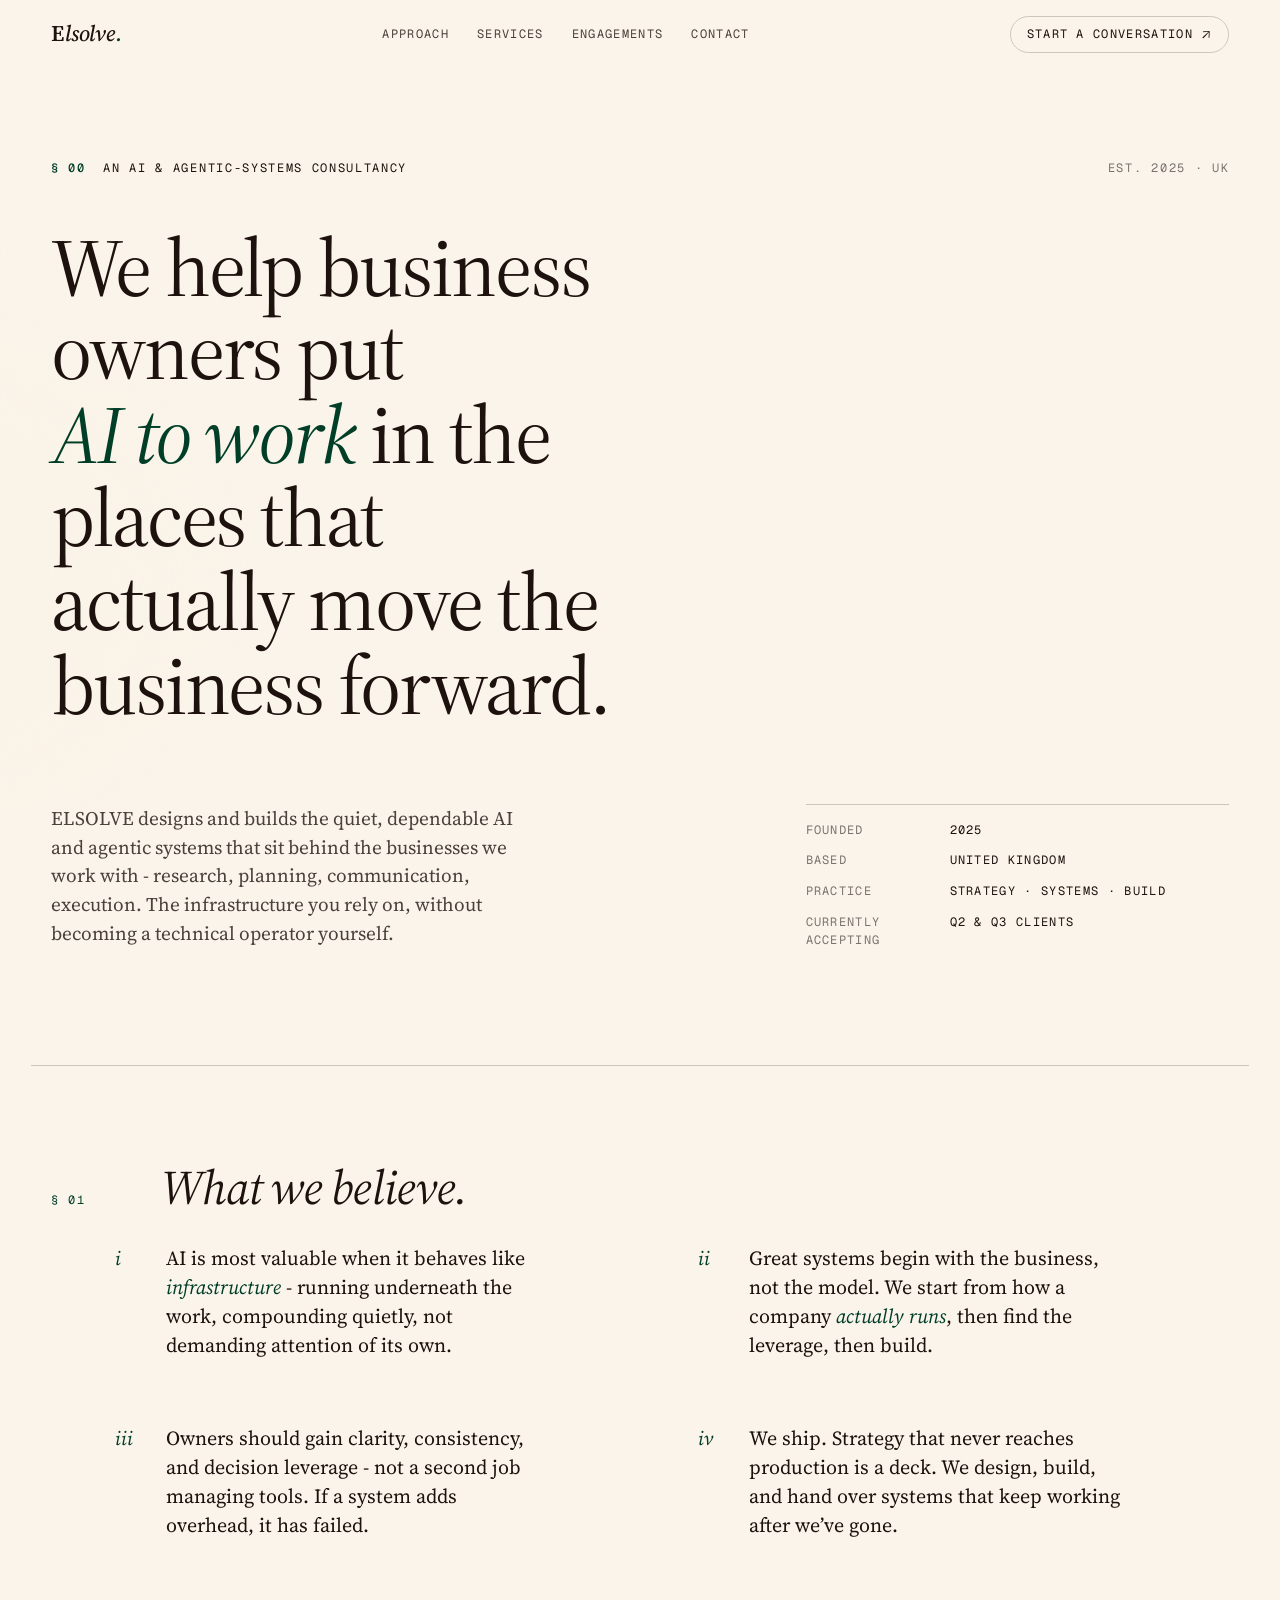
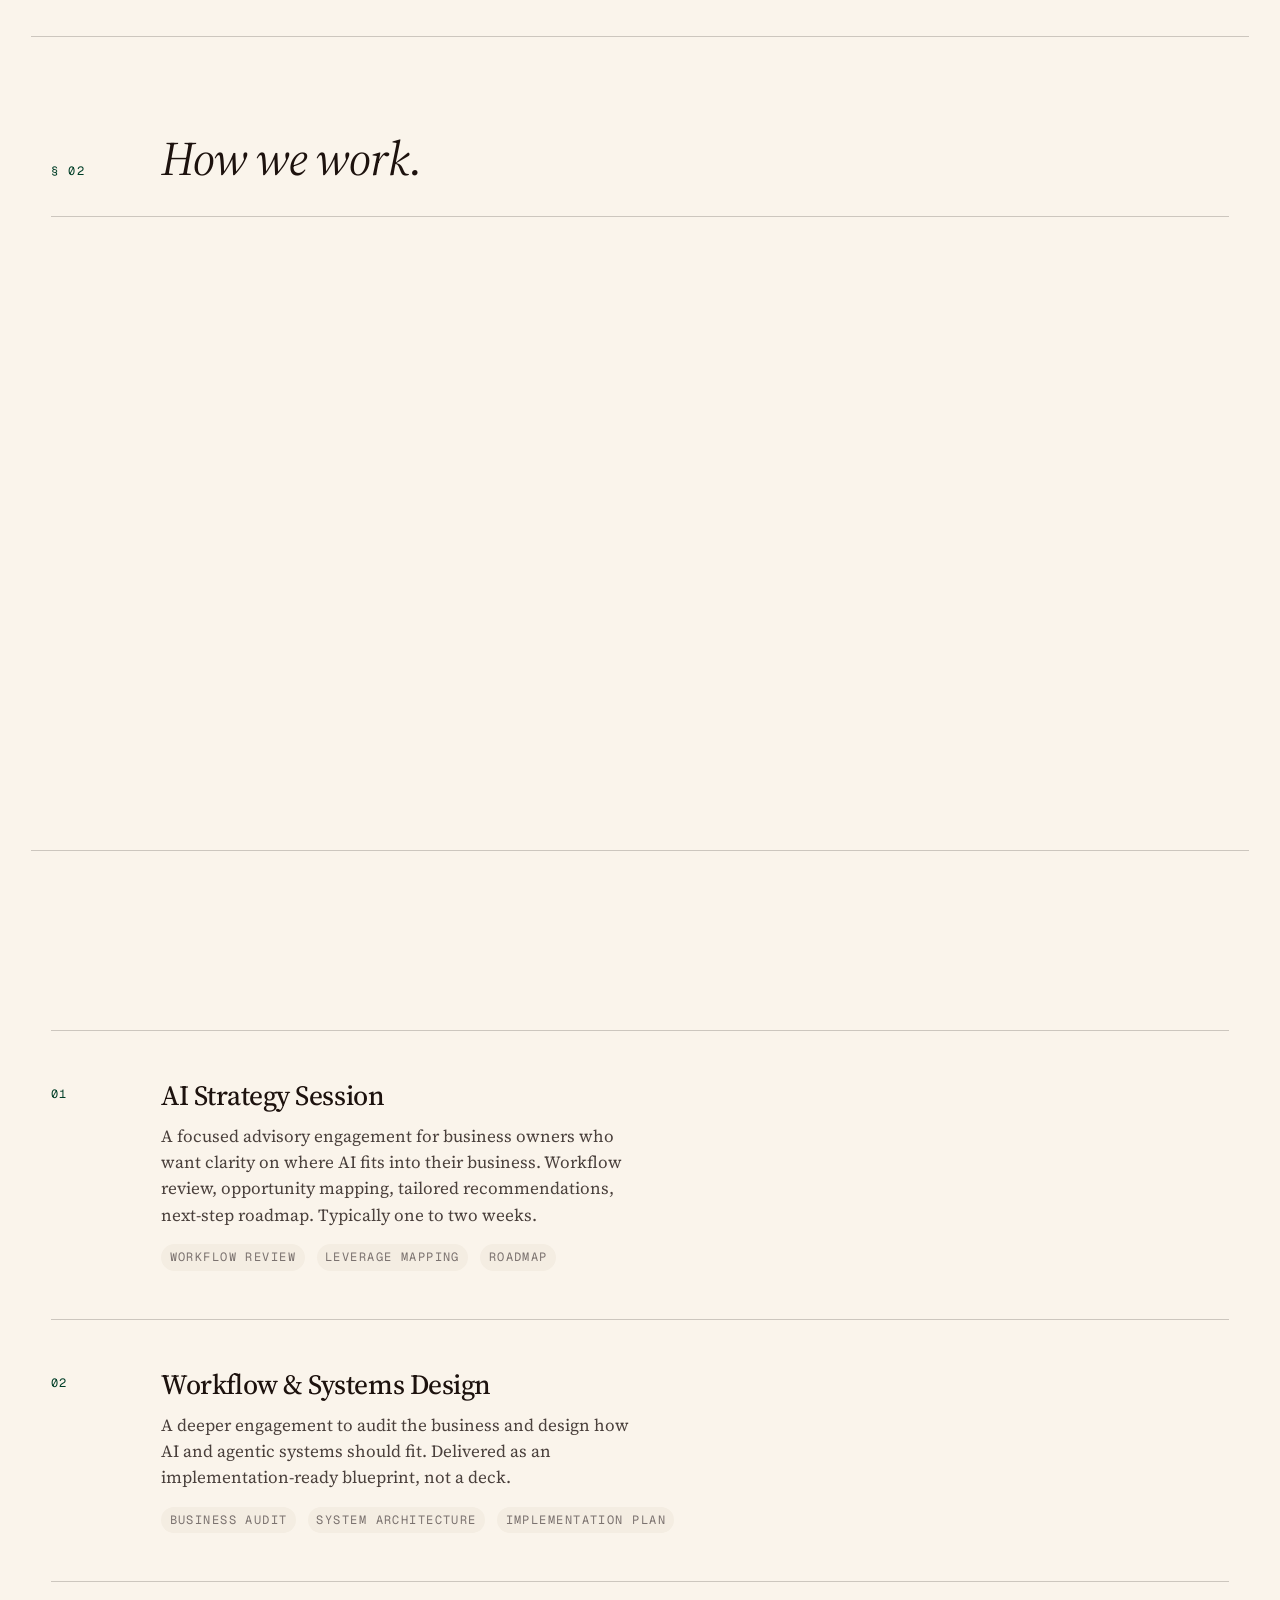
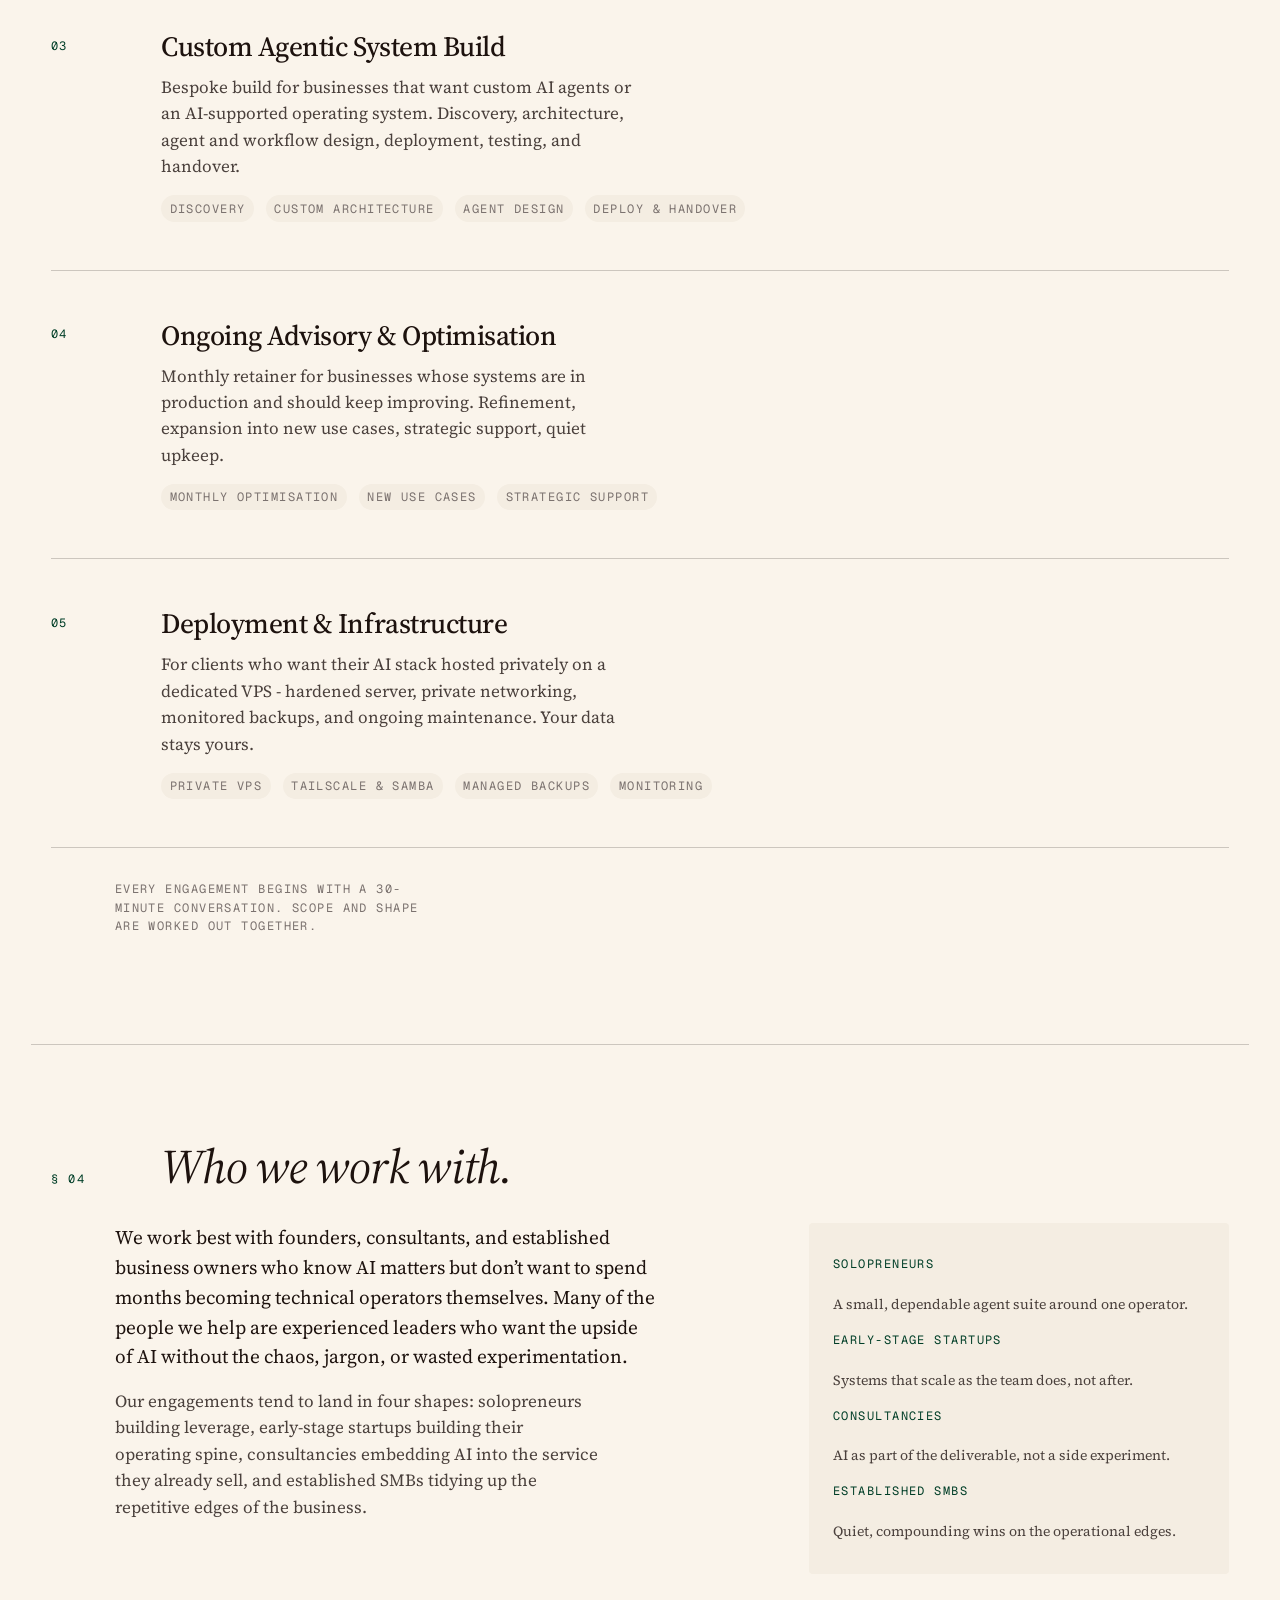
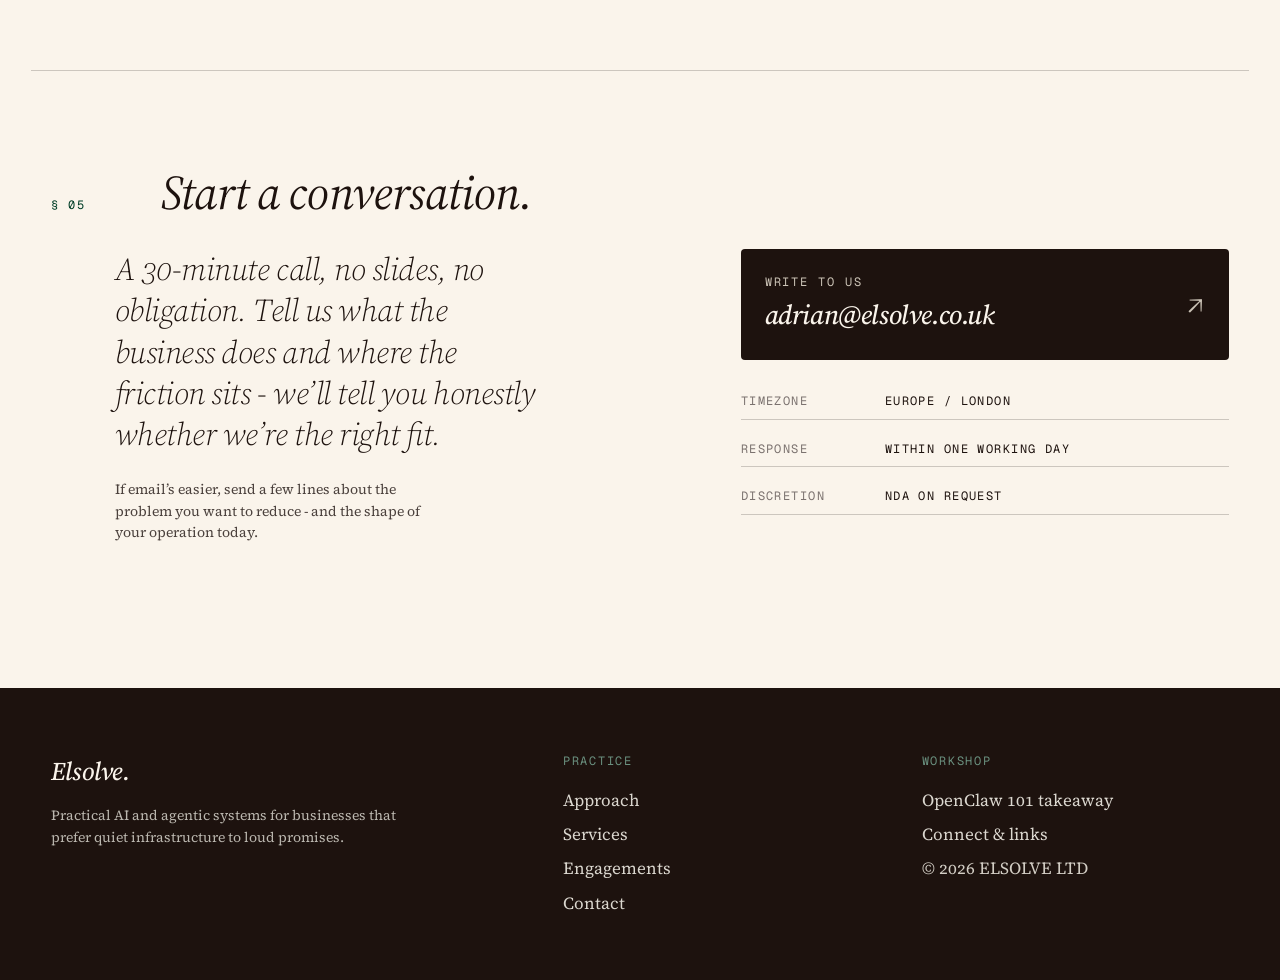
<file: index.html>
<!doctype html>
<html lang="en-GB">
<head>
<meta charset="utf-8">
<meta name="viewport" content="width=device-width, initial-scale=1">
<title>ELSOLVE - A consultancy for AI as infrastructure</title>
<meta name="description" content="ELSOLVE helps founders and experienced business owners put AI and agentic systems to work - practically, quietly, and on their own terms.">
<meta name="theme-color" content="#f3ecdd">
<meta property="og:title" content="ELSOLVE - A consultancy for AI as infrastructure">
<meta property="og:description" content="Practical AI and agentic systems, built into the way your business already runs.">
<meta property="og:type" content="website">
<meta property="og:url" content="https://elsolve.co.uk">
<meta property="og:image" content="/og.svg">
<meta name="twitter:card" content="summary_large_image">
<meta name="robots" content="index, follow">
<link rel="canonical" href="https://elsolve.co.uk/">
<link rel="icon" type="image/svg+xml" href="/favicon.svg">
<link rel="preconnect" href="https://fonts.googleapis.com">
<link rel="preconnect" href="https://fonts.gstatic.com" crossorigin>
<link href="https://fonts.googleapis.com/css2?family=Source+Serif+4:ital,opsz,wght@0,8..60,300..700;1,8..60,300..600&family=Geist+Mono:wght@400;500&display=swap" rel="stylesheet">
<link rel="stylesheet" href="/styles.css">
<script type="application/ld+json">
{
  "@context": "https://schema.org",
  "@type": "ProfessionalService",
  "name": "ELSOLVE",
  "legalName": "ELSOLVE LTD",
  "url": "https://elsolve.co.uk",
  "logo": "https://elsolve.co.uk/favicon.svg",
  "image": "https://elsolve.co.uk/og.svg",
  "description": "ELSOLVE helps founders and experienced business owners put AI and agentic systems to work - practically, quietly, and on their own terms.",
  "email": "adrian@elsolve.co.uk",
  "foundingDate": "2025",
  "areaServed": "GB",
  "address": {
    "@type": "PostalAddress",
    "addressCountry": "GB"
  },
  "sameAs": []
}
</script>
</head>
<body>
<a class="skip" href="#main">Skip to content</a>

<header class="top">
  <div class="pad top-inner">
    <a href="/" class="wordmark" aria-label="ELSOLVE">
      <span class="wordmark-E" aria-hidden="true">E</span><span class="wordmark-rest">lsolve</span>
      <span class="wordmark-dot" aria-hidden="true">.</span>
    </a>
    <nav class="nav" aria-label="Primary">
      <a href="#approach">Approach</a>
      <a href="#services">Services</a>
      <a href="#engagements">Engagements</a>
      <a href="#contact">Contact</a>
    </nav>
    <a href="#contact" class="top-cta"><span class="cta-long">Start a conversation</span><span class="cta-short">Contact</span><span aria-hidden="true">&#8599;</span></a>
  </div>
</header>

<main id="main">

<section class="hero pad" aria-labelledby="hero-h">
  <div class="eyebrow">
    <span class="eye-mark">§&nbsp;00</span>
    <span class="eye-label">An AI &amp; agentic-systems consultancy</span>
    <span class="eye-loc">Est. 2025 · UK</span>
  </div>
  <h1 id="hero-h" class="display">
    <span class="d-line">We help business owners put</span>
    <span class="d-line"><em>AI to work</em> in the places that</span>
    <span class="d-line">actually move the business&nbsp;forward.</span>
  </h1>
  <div class="hero-foot">
    <p class="lede">
      ELSOLVE designs and builds the quiet, dependable AI and agentic systems that sit behind the
      businesses we work with - research, planning, communication, execution. The infrastructure
      you rely on, without becoming a technical operator yourself.
    </p>
    <div class="hero-meta">
      <div class="meta-row"><span>Founded</span><span>2025</span></div>
      <div class="meta-row"><span>Based</span><span>United Kingdom</span></div>
      <div class="meta-row"><span>Practice</span><span>Strategy · Systems · Build</span></div>
      <div class="meta-row"><span>Currently accepting</span><span>Q2 &amp; Q3 clients</span></div>
    </div>
  </div>
</section>

<hr class="rule">

<section class="manifesto pad" aria-labelledby="manifesto-h">
  <header class="sec-head" data-reveal>
    <span class="sec-num">§&nbsp;01</span>
    <h2 id="manifesto-h" class="sec-h">What we believe.</h2>
  </header>
  <div class="beliefs" data-reveal-stagger>
    <article class="belief">
      <span class="b-num">i</span>
      <p>
        AI is most valuable when it behaves like <em>infrastructure</em> - running underneath the
        work, compounding quietly, not demanding attention of its own.
      </p>
    </article>
    <article class="belief">
      <span class="b-num">ii</span>
      <p>
        Great systems begin with the business, not the model. We start from how a company
        <em>actually runs</em>, then find the leverage, then build.
      </p>
    </article>
    <article class="belief">
      <span class="b-num">iii</span>
      <p>
        Owners should gain clarity, consistency, and decision leverage - not a second job
        managing tools. If a system adds overhead, it has failed.
      </p>
    </article>
    <article class="belief">
      <span class="b-num">iv</span>
      <p>
        We ship. Strategy that never reaches production is a deck. We design, build, and hand
        over systems that keep working after we&rsquo;ve gone.
      </p>
    </article>
  </div>
</section>

<hr class="rule">

<section class="approach pad" id="approach" aria-labelledby="approach-h">
  <header class="sec-head" data-reveal>
    <span class="sec-num">§&nbsp;02</span>
    <h2 id="approach-h" class="sec-h">How we work.</h2>
  </header>

  <div class="phases" data-reveal-stagger>
    <article class="phase">
      <div class="p-head">
        <span class="p-num">01</span>
        <h3>Listen</h3>
      </div>
      <p>
        We start with the business, not the tooling. One or two sessions to understand
        what you do, where the friction lives, and which decisions cost you the most time.
      </p>
    </article>

    <article class="phase">
      <div class="p-head">
        <span class="p-num">02</span>
        <h3>Map</h3>
      </div>
      <p>
        We map the workflows, identify leverage points, and propose a small number of
        interventions - ranked by effort, risk, and expected return.
      </p>
    </article>

    <article class="phase">
      <div class="p-head">
        <span class="p-num">03</span>
        <h3>Build</h3>
      </div>
      <p>
        We design and build the system - bespoke agents, workflow automations, or
        research and decision-support tools - fitted to your business, not a template.
      </p>
    </article>

    <article class="phase">
      <div class="p-head">
        <span class="p-num">04</span>
        <h3>Hand&nbsp;over</h3>
      </div>
      <p>
        You own the system. We document, onboard your team, and remain available for
        optimisation and new use cases as your operation matures.
      </p>
    </article>
  </div>

  <aside class="pull" data-reveal>
    <p>
      Most of our clients don&rsquo;t want to become AI experts. They want an
      <em>operator-grade</em> system that makes their week calmer and their decisions
      sharper. That is the whole brief.
    </p>
    <p class="pull-attrib">The ELSOLVE brief, in one sentence.</p>
  </aside>
</section>

<hr class="rule">

<section class="services pad" id="services" aria-labelledby="services-h">
  <header class="sec-head" data-reveal>
    <span class="sec-num">§&nbsp;03</span>
    <h2 id="services-h" class="sec-h">Services &amp; engagements.</h2>
  </header>

  <ol class="service-list" role="list" data-reveal-stagger>
    <li class="svc">
      <div class="svc-num">01</div>
      <div class="svc-body">
        <h3 class="svc-title">AI Strategy Session</h3>
        <p class="svc-copy">
          A focused advisory engagement for business owners who want clarity on where AI
          fits into their business. Workflow review, opportunity mapping, tailored
          recommendations, next-step roadmap. Typically one to two weeks.
        </p>
        <ul class="svc-tags" role="list">
          <li>Workflow review</li>
          <li>Leverage mapping</li>
          <li>Roadmap</li>
        </ul>
      </div>
    </li>

    <li class="svc">
      <div class="svc-num">02</div>
      <div class="svc-body">
        <h3 class="svc-title">Workflow &amp; Systems Design</h3>
        <p class="svc-copy">
          A deeper engagement to audit the business and design how AI and agentic systems
          should fit. Delivered as an implementation-ready blueprint, not a deck.
        </p>
        <ul class="svc-tags" role="list">
          <li>Business audit</li>
          <li>System architecture</li>
          <li>Implementation plan</li>
        </ul>
      </div>
    </li>

    <li class="svc">
      <div class="svc-num">03</div>
      <div class="svc-body">
        <h3 class="svc-title">Custom Agentic System Build</h3>
        <p class="svc-copy">
          Bespoke build for businesses that want custom AI agents or an AI-supported operating
          system. Discovery, architecture, agent and workflow design, deployment, testing, and
          handover.
        </p>
        <ul class="svc-tags" role="list">
          <li>Discovery</li>
          <li>Custom architecture</li>
          <li>Agent design</li>
          <li>Deploy &amp; handover</li>
        </ul>
      </div>
    </li>

    <li class="svc">
      <div class="svc-num">04</div>
      <div class="svc-body">
        <h3 class="svc-title">Ongoing Advisory &amp; Optimisation</h3>
        <p class="svc-copy">
          Monthly retainer for businesses whose systems are in production and should keep
          improving. Refinement, expansion into new use cases, strategic support, quiet
          upkeep.
        </p>
        <ul class="svc-tags" role="list">
          <li>Monthly optimisation</li>
          <li>New use cases</li>
          <li>Strategic support</li>
        </ul>
      </div>
    </li>

    <li class="svc">
      <div class="svc-num">05</div>
      <div class="svc-body">
        <h3 class="svc-title">Deployment &amp; Infrastructure</h3>
        <p class="svc-copy">
          For clients who want their AI stack hosted privately on a dedicated VPS -
          hardened server, private networking, monitored backups, and ongoing maintenance.
          Your data stays yours.
        </p>
        <ul class="svc-tags" role="list">
          <li>Private VPS</li>
          <li>Tailscale &amp; Samba</li>
          <li>Managed backups</li>
          <li>Monitoring</li>
        </ul>
      </div>
    </li>
  </ol>

  <p class="svc-foot">
    Every engagement begins with a 30-minute conversation. Scope and shape are worked out together.
  </p>
</section>

<hr class="rule">

<section class="who pad" id="engagements" aria-labelledby="who-h">
  <header class="sec-head" data-reveal>
    <span class="sec-num">§&nbsp;04</span>
    <h2 id="who-h" class="sec-h">Who we work with.</h2>
  </header>

  <div class="who-grid" data-reveal>
    <div class="who-copy">
      <p>
        We work best with founders, consultants, and established business owners who know AI
        matters but don&rsquo;t want to spend months becoming technical operators themselves.
        Many of the people we help are experienced leaders who want the upside of AI without
        the chaos, jargon, or wasted experimentation.
      </p>
      <p>
        Our engagements tend to land in four shapes: solopreneurs building leverage, early-stage
        startups building their operating spine, consultancies embedding AI into the service
        they already sell, and established SMBs tidying up the repetitive edges of the business.
      </p>
    </div>
    <aside class="who-list" aria-label="Typical client shapes">
      <dl>
        <dt>Solopreneurs</dt>
        <dd>A small, dependable agent suite around one operator.</dd>
        <dt>Early-stage startups</dt>
        <dd>Systems that scale as the team does, not after.</dd>
        <dt>Consultancies</dt>
        <dd>AI as part of the deliverable, not a side experiment.</dd>
        <dt>Established SMBs</dt>
        <dd>Quiet, compounding wins on the operational edges.</dd>
      </dl>
    </aside>
  </div>
</section>

<hr class="rule">

<section class="contact pad" id="contact" aria-labelledby="contact-h">
  <header class="sec-head" data-reveal>
    <span class="sec-num">§&nbsp;05</span>
    <h2 id="contact-h" class="sec-h">Start a conversation.</h2>
  </header>

  <div class="contact-grid" data-reveal>
    <div class="contact-copy">
      <p class="contact-lede">
        A 30-minute call, no slides, no obligation. Tell us what the business does and where
        the friction sits - we&rsquo;ll tell you honestly whether we&rsquo;re the right fit.
      </p>
      <p class="contact-hint">
        If email&rsquo;s easier, send a few lines about the problem you want to reduce - and
        the shape of your operation today.
      </p>
    </div>

    <div class="contact-actions">
      <a class="btn-ink" href="mailto:adrian@elsolve.co.uk?subject=ELSOLVE%20%E2%80%94%20conversation">
        <span class="btn-label">Write to us</span>
        <span class="btn-addr">adrian@elsolve.co.uk</span>
        <span class="btn-arrow" aria-hidden="true">&#8599;</span>
      </a>
      <ul class="contact-meta" role="list">
        <li><span>Timezone</span><span>Europe / London</span></li>
        <li><span>Response</span><span>Within one working&nbsp;day</span></li>
        <li><span>Discretion</span><span>NDA on request</span></li>
      </ul>
    </div>
  </div>
</section>

</main>

<footer class="foot">
  <div class="pad foot-inner">
    <div class="foot-col foot-brand">
      <span class="foot-mark">Elsolve.</span>
      <p>Practical AI and agentic systems for businesses that prefer quiet infrastructure to loud promises.</p>
    </div>

    <div class="foot-col">
      <span class="foot-label">Practice</span>
      <ul role="list">
        <li><a href="#approach">Approach</a></li>
        <li><a href="#services">Services</a></li>
        <li><a href="#engagements">Engagements</a></li>
        <li><a href="#contact">Contact</a></li>
      </ul>
    </div>

    <div class="foot-col">
      <span class="foot-label">Workshop</span>
      <ul role="list">
        <li><a href="/takeaway">OpenClaw 101 takeaway</a></li>
        <li><a href="/links">Connect &amp; links</a></li>
        <li>&copy; <span id="year">2026</span> ELSOLVE LTD</li>
      </ul>
    </div>
  </div>
</footer>

<script src="/script.js" defer></script>
</body>
</html>
</file>
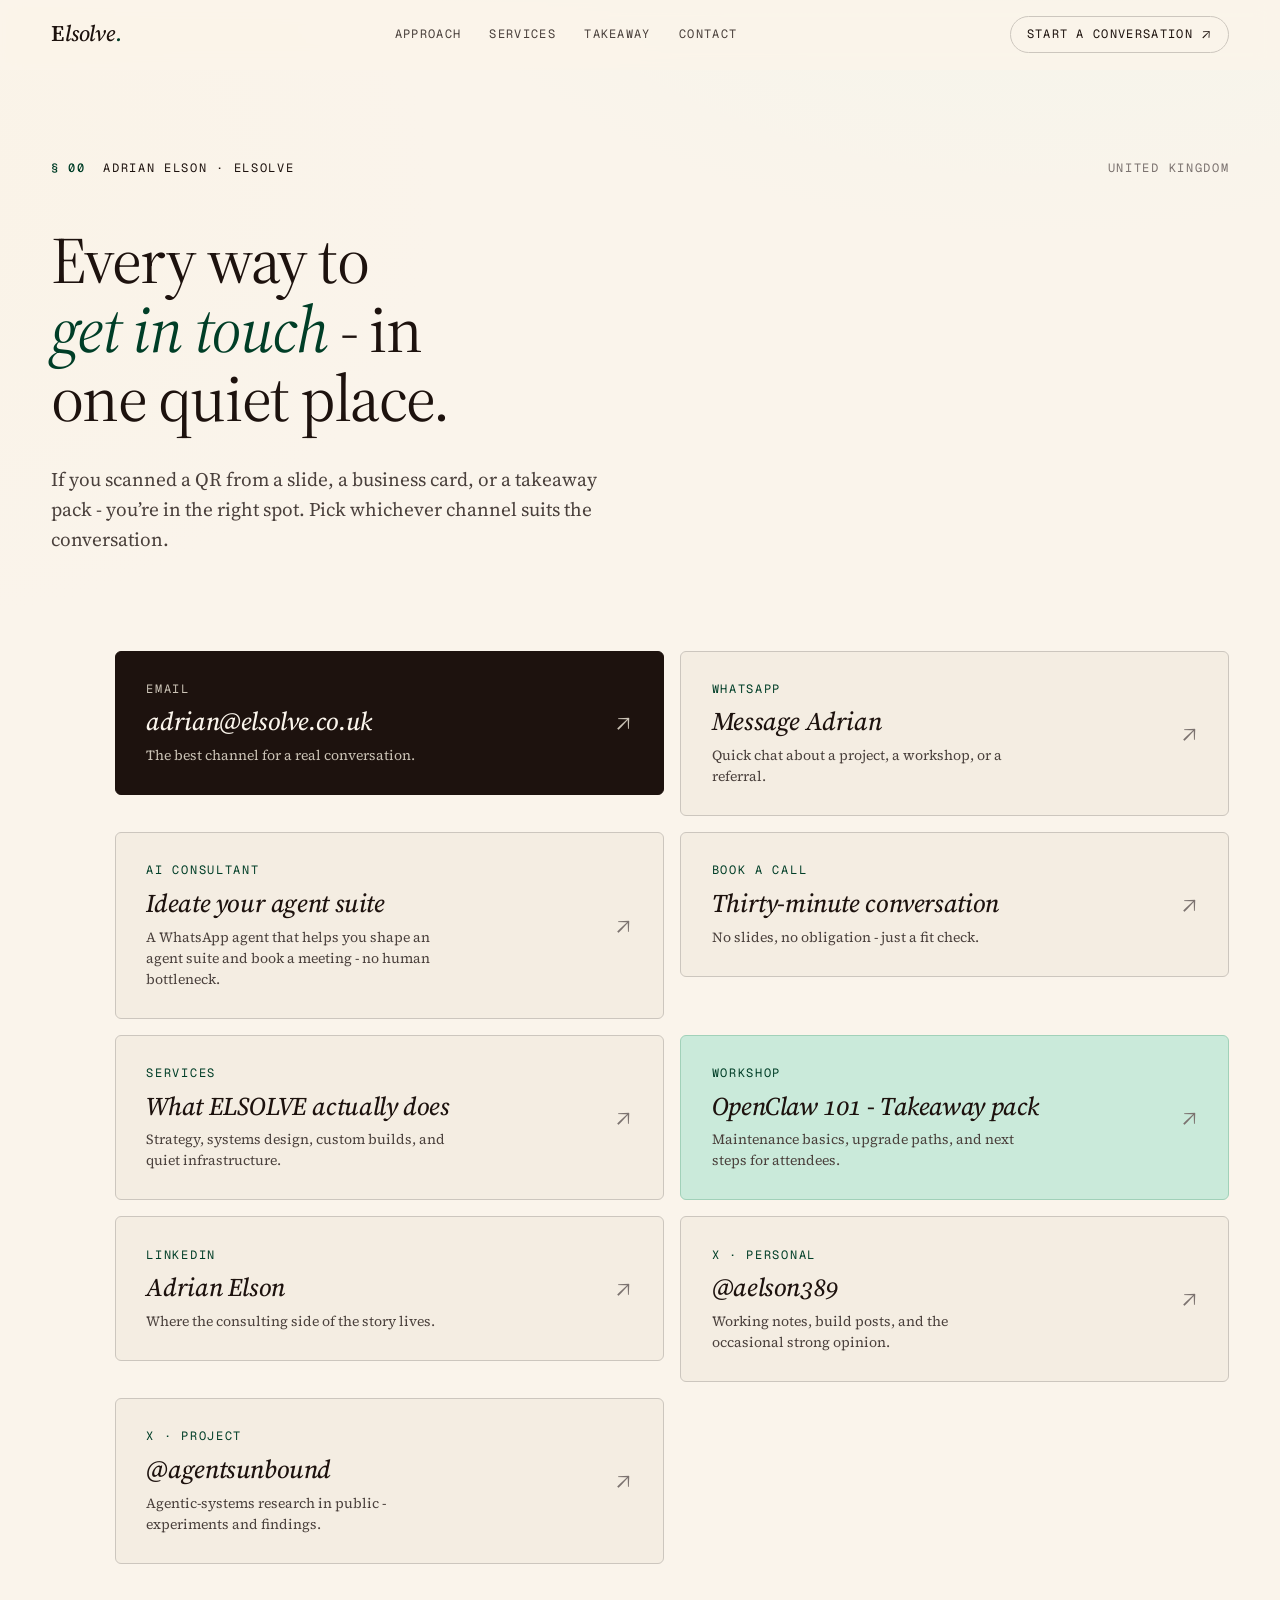
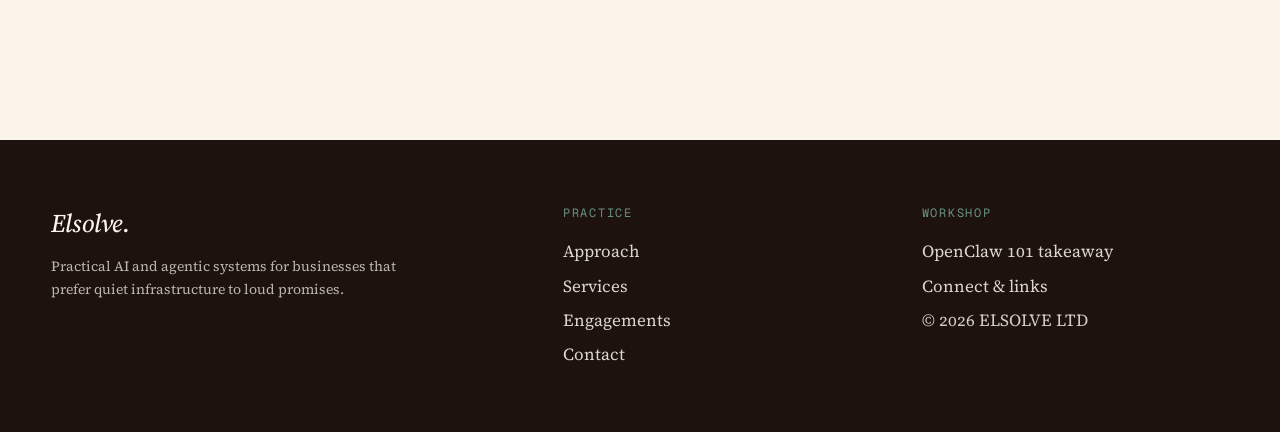
<file: links/index.html>
<!doctype html>
<html lang="en-GB">
<head>
<meta charset="utf-8">
<meta name="viewport" content="width=device-width, initial-scale=1">
<title>Connect - ELSOLVE · Adrian Elson</title>
<meta name="description" content="All the ways to reach Adrian Elson and ELSOLVE - email, WhatsApp, LinkedIn, X, and the OpenClaw 101 workshop takeaway.">
<meta name="theme-color" content="#f3ecdd">
<meta property="og:title" content="Connect - ELSOLVE · Adrian Elson">
<meta property="og:description" content="Email, WhatsApp, the AI consultant agent, LinkedIn, X, and the OpenClaw 101 workshop takeaway.">
<meta property="og:type" content="website">
<meta property="og:url" content="https://elsolve.co.uk/links">
<meta property="og:image" content="/og.svg">
<meta name="twitter:card" content="summary_large_image">
<meta name="robots" content="index, follow">
<link rel="canonical" href="https://elsolve.co.uk/links">
<link rel="icon" type="image/svg+xml" href="/favicon.svg">
<link rel="preconnect" href="https://fonts.googleapis.com">
<link rel="preconnect" href="https://fonts.gstatic.com" crossorigin>
<link href="https://fonts.googleapis.com/css2?family=Source+Serif+4:ital,opsz,wght@0,8..60,300..700;1,8..60,300..600&family=Geist+Mono:wght@400;500&display=swap" rel="stylesheet">
<link rel="stylesheet" href="/styles.css">
</head>
<body class="links-page">
<a class="skip" href="#main">Skip to content</a>

<header class="top">
  <div class="pad top-inner">
    <a href="/" class="wordmark" aria-label="ELSOLVE">
      <span class="wordmark-E" aria-hidden="true">E</span><span class="wordmark-rest">lsolve</span>
      <span class="wordmark-dot" aria-hidden="true">.</span>
    </a>
    <nav class="nav" aria-label="Primary">
      <a href="/#approach">Approach</a>
      <a href="/#services">Services</a>
      <a href="/takeaway">Takeaway</a>
      <a href="/#contact">Contact</a>
    </nav>
    <a href="/#contact" class="top-cta"><span class="cta-long">Start a conversation</span><span class="cta-short">Contact</span><span aria-hidden="true">&#8599;</span></a>
  </div>
</header>

<main id="main" class="links-main">

<section class="links-hero pad" aria-labelledby="links-h">
  <div class="eyebrow">
    <span class="eye-mark">&sect;&nbsp;00</span>
    <span class="eye-label">Adrian Elson &middot; ELSOLVE</span>
    <span class="eye-loc">United Kingdom</span>
  </div>
  <h1 id="links-h" class="links-display">
    <span class="d-line">Every way to</span>
    <span class="d-line"><em>get in touch</em> - in</span>
    <span class="d-line">one quiet&nbsp;place.</span>
  </h1>
  <p class="links-lede">
    If you scanned a QR from a slide, a business card, or a takeaway pack - you&rsquo;re in
    the right spot. Pick whichever channel suits the conversation.
  </p>
</section>

<section class="pad" aria-labelledby="primary-h">
  <h2 id="primary-h" class="sr-only">Primary ways to reach us</h2>
  <ul class="link-tiles" role="list" data-reveal-stagger>

    <li>
      <a class="link-tile link-tile--primary" href="mailto:adrian@elsolve.co.uk?subject=Hello%20ELSOLVE">
        <span class="tile-label">Email</span>
        <span class="tile-title">adrian@elsolve.co.uk</span>
        <span class="tile-note">The best channel for a real conversation.</span>
        <span class="tile-arrow" aria-hidden="true">&#8599;</span>
      </a>
    </li>

    <li>
      <a class="link-tile" href="https://wa.me/447874265031" rel="noopener">
        <span class="tile-label">WhatsApp</span>
        <span class="tile-title">Message Adrian</span>
        <span class="tile-note">Quick chat about a project, a workshop, or a referral.</span>
        <span class="tile-arrow" aria-hidden="true">&#8599;</span>
      </a>
    </li>

    <li>
      <a class="link-tile" href="https://wa.me/447476998975" rel="noopener">
        <span class="tile-label">AI consultant</span>
        <span class="tile-title">Ideate your agent suite</span>
        <span class="tile-note">A WhatsApp agent that helps you shape an agent suite and book a meeting - no human bottleneck.</span>
        <span class="tile-arrow" aria-hidden="true">&#8599;</span>
      </a>
    </li>

    <li>
      <a class="link-tile" href="/#contact">
        <span class="tile-label">Book a call</span>
        <span class="tile-title">Thirty-minute conversation</span>
        <span class="tile-note">No slides, no obligation - just a fit check.</span>
        <span class="tile-arrow" aria-hidden="true">&#8599;</span>
      </a>
    </li>

    <li>
      <a class="link-tile" href="/#services">
        <span class="tile-label">Services</span>
        <span class="tile-title">What ELSOLVE actually does</span>
        <span class="tile-note">Strategy, systems design, custom builds, and quiet infrastructure.</span>
        <span class="tile-arrow" aria-hidden="true">&#8599;</span>
      </a>
    </li>

    <li>
      <a class="link-tile link-tile--accent" href="/takeaway">
        <span class="tile-label">Workshop</span>
        <span class="tile-title">OpenClaw 101 - Takeaway pack</span>
        <span class="tile-note">Maintenance basics, upgrade paths, and next steps for attendees.</span>
        <span class="tile-arrow" aria-hidden="true">&#8599;</span>
      </a>
    </li>

    <li>
      <a class="link-tile" href="https://www.linkedin.com/in/adrian-elson/" rel="noopener">
        <span class="tile-label">LinkedIn</span>
        <span class="tile-title">Adrian Elson</span>
        <span class="tile-note">Where the consulting side of the story lives.</span>
        <span class="tile-arrow" aria-hidden="true">&#8599;</span>
      </a>
    </li>

    <li>
      <a class="link-tile" href="https://x.com/aelson389" rel="noopener">
        <span class="tile-label">X &middot; Personal</span>
        <span class="tile-title">@aelson389</span>
        <span class="tile-note">Working notes, build posts, and the occasional strong opinion.</span>
        <span class="tile-arrow" aria-hidden="true">&#8599;</span>
      </a>
    </li>

    <li>
      <a class="link-tile" href="https://x.com/agentsunbound" rel="noopener">
        <span class="tile-label">X &middot; Project</span>
        <span class="tile-title">@agentsunbound</span>
        <span class="tile-note">Agentic-systems research in public - experiments and findings.</span>
        <span class="tile-arrow" aria-hidden="true">&#8599;</span>
      </a>
    </li>

  </ul>
</section>

</main>

<footer class="foot">
  <div class="pad foot-inner">
    <div class="foot-col foot-brand">
      <span class="foot-mark">Elsolve.</span>
      <p>Practical AI and agentic systems for businesses that prefer quiet infrastructure to loud promises.</p>
    </div>

    <div class="foot-col">
      <span class="foot-label">Practice</span>
      <ul role="list">
        <li><a href="/#approach">Approach</a></li>
        <li><a href="/#services">Services</a></li>
        <li><a href="/#engagements">Engagements</a></li>
        <li><a href="/#contact">Contact</a></li>
      </ul>
    </div>

    <div class="foot-col">
      <span class="foot-label">Workshop</span>
      <ul role="list">
        <li><a href="/takeaway">OpenClaw 101 takeaway</a></li>
        <li><a href="/links">Connect &amp; links</a></li>
        <li>&copy; <span id="year">2026</span> ELSOLVE LTD</li>
      </ul>
    </div>
  </div>
</footer>

<script src="/script.js" defer></script>
</body>
</html>
</file>
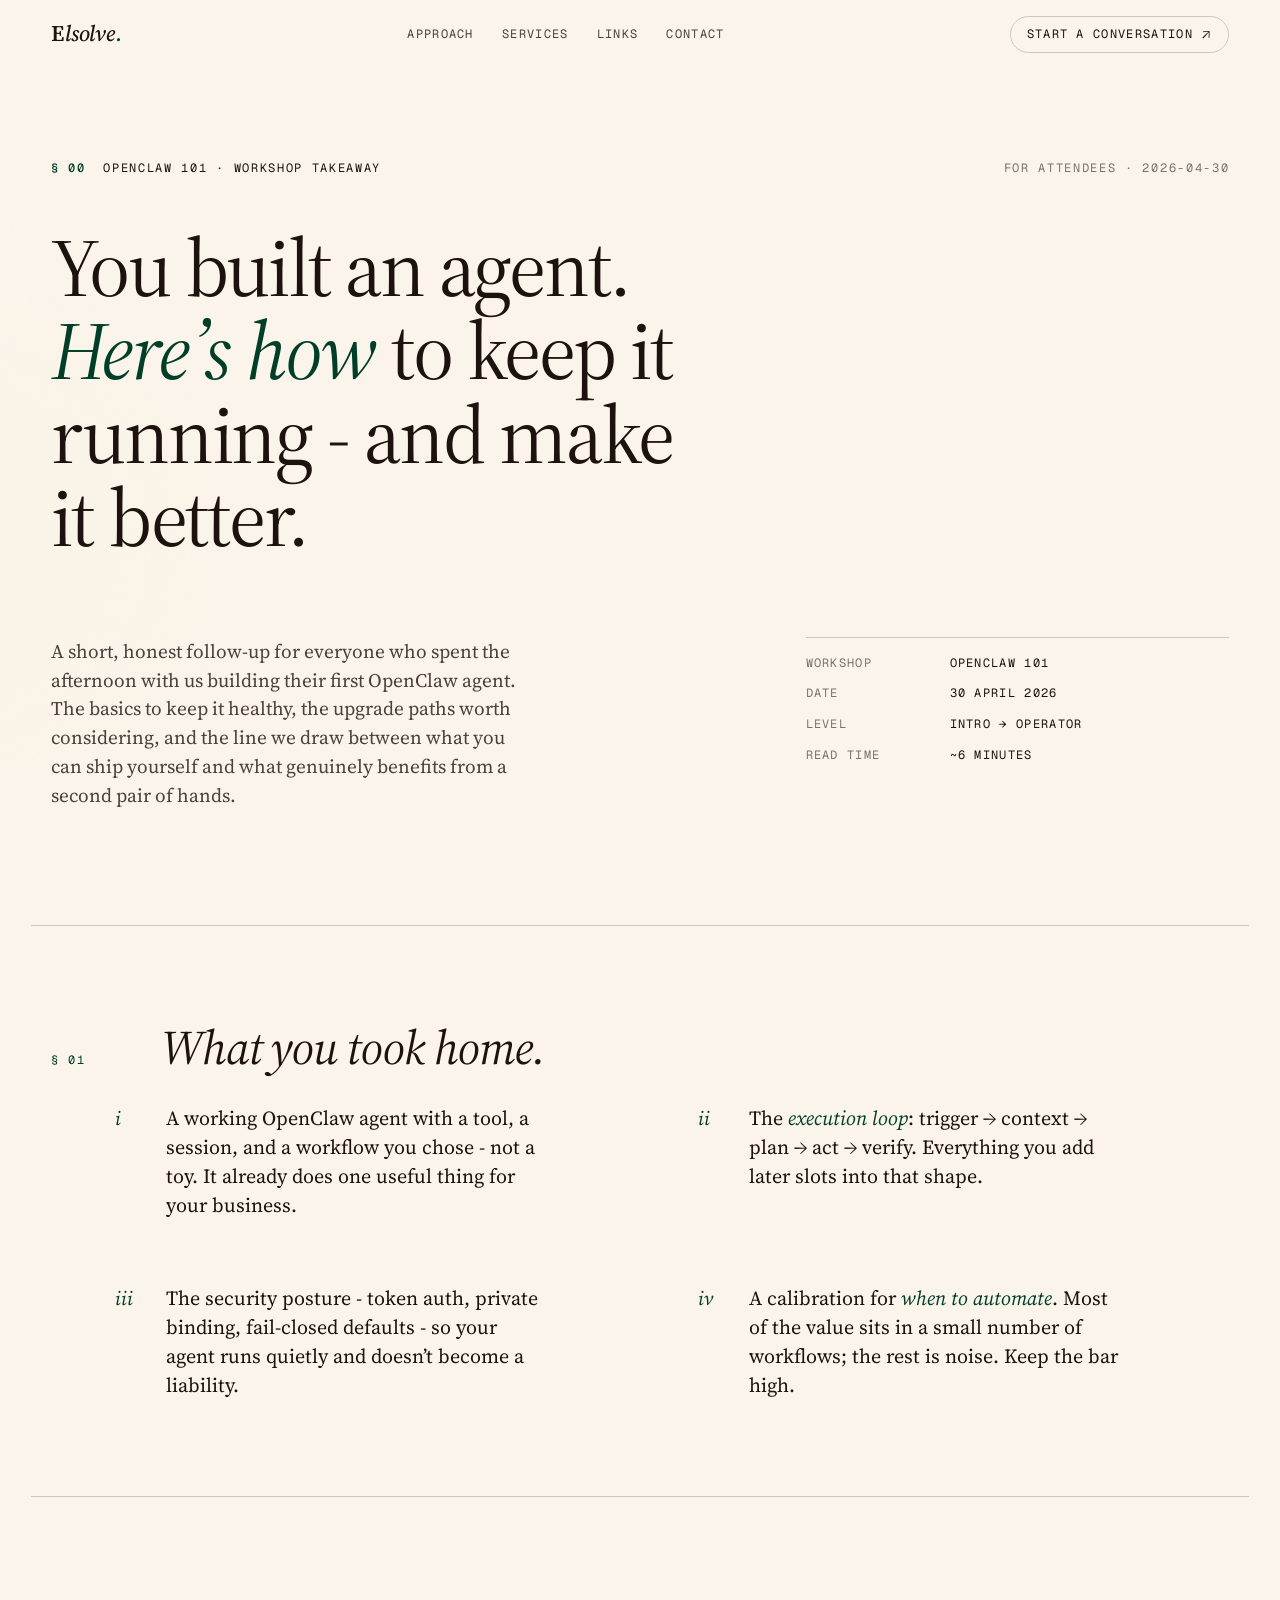
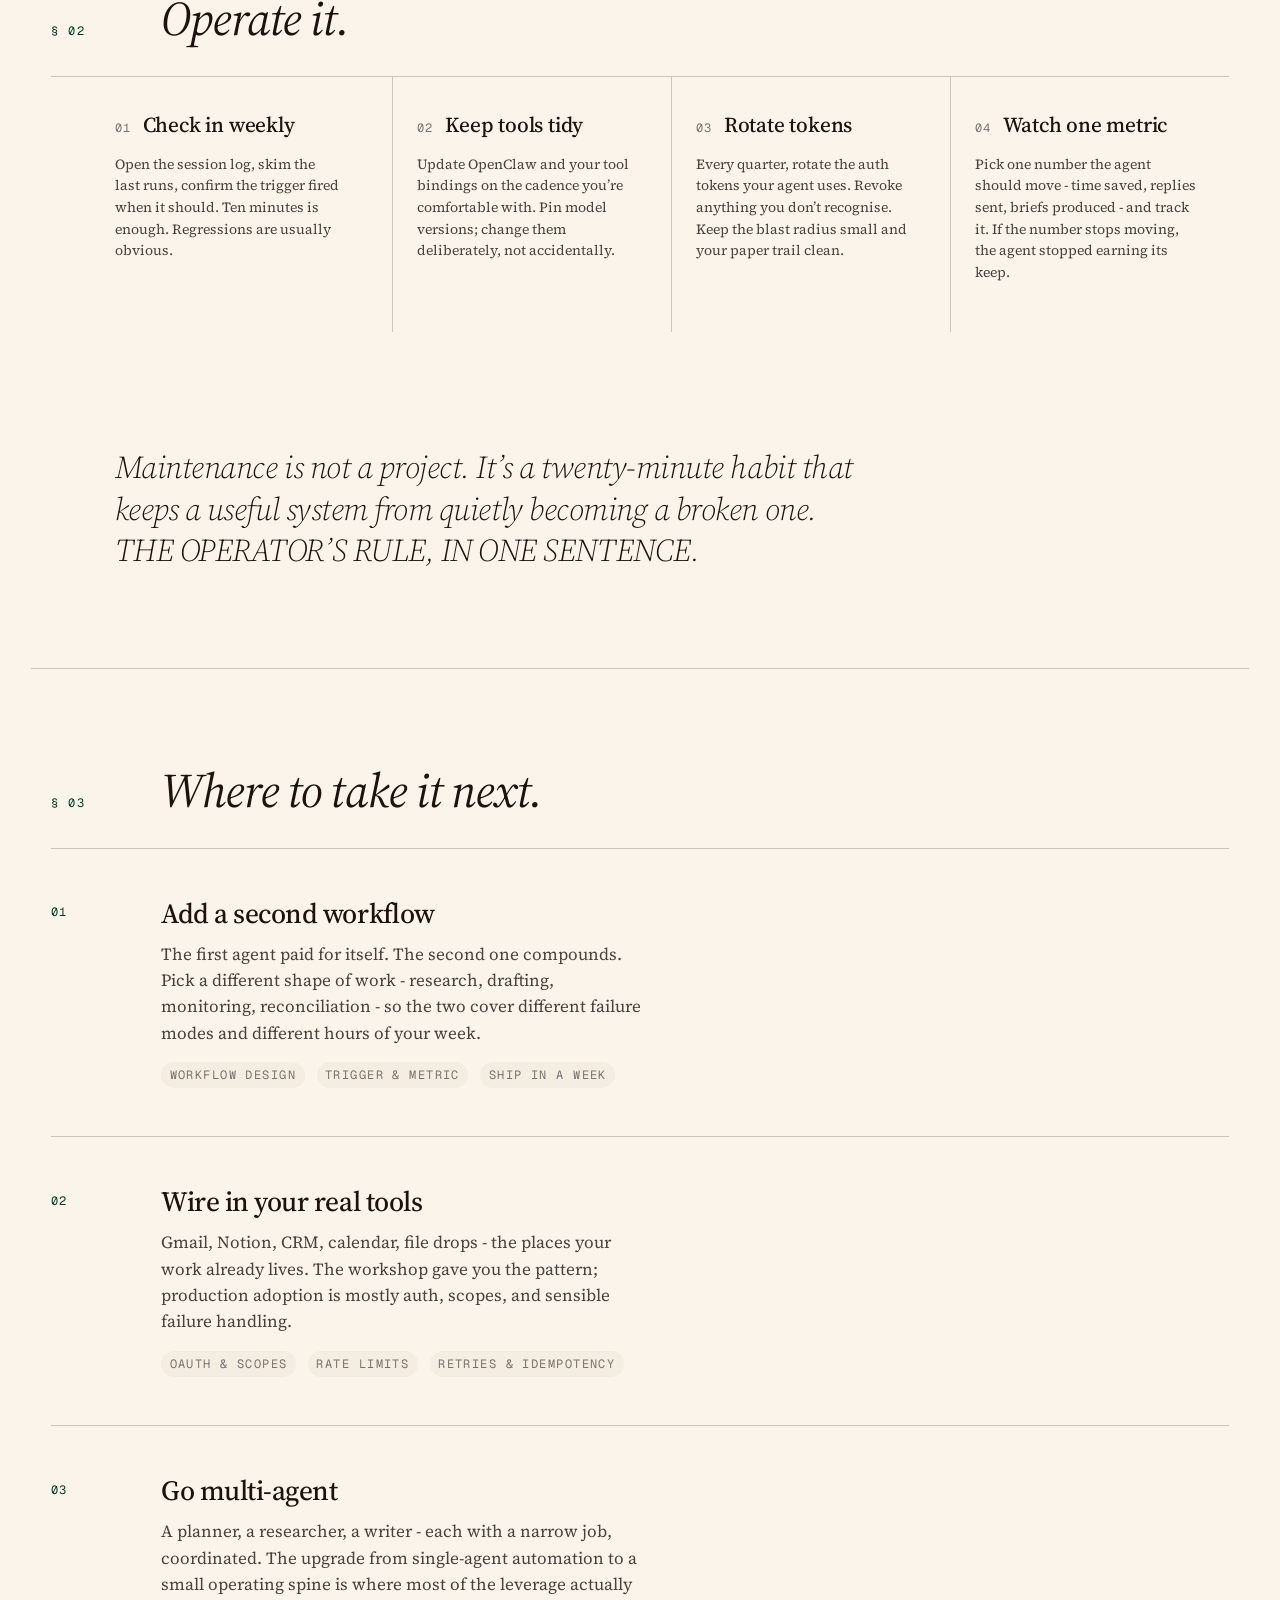
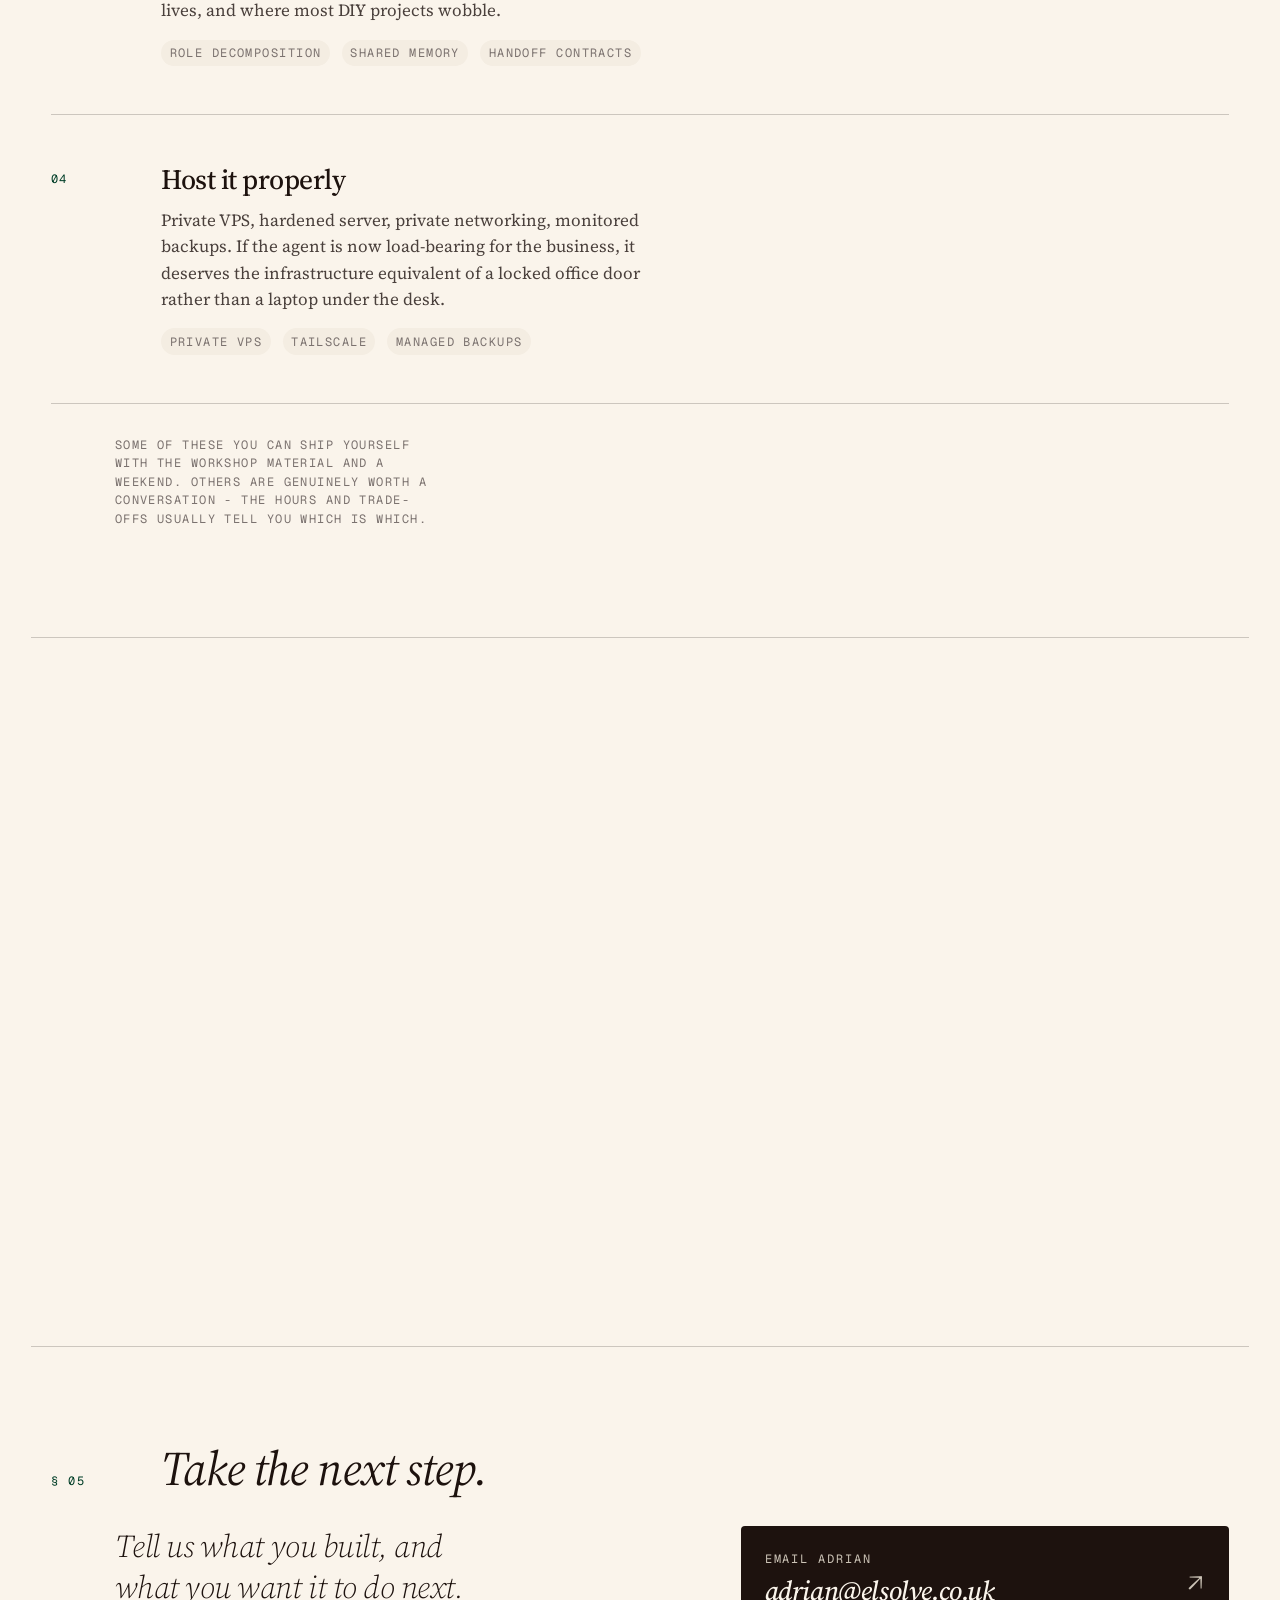
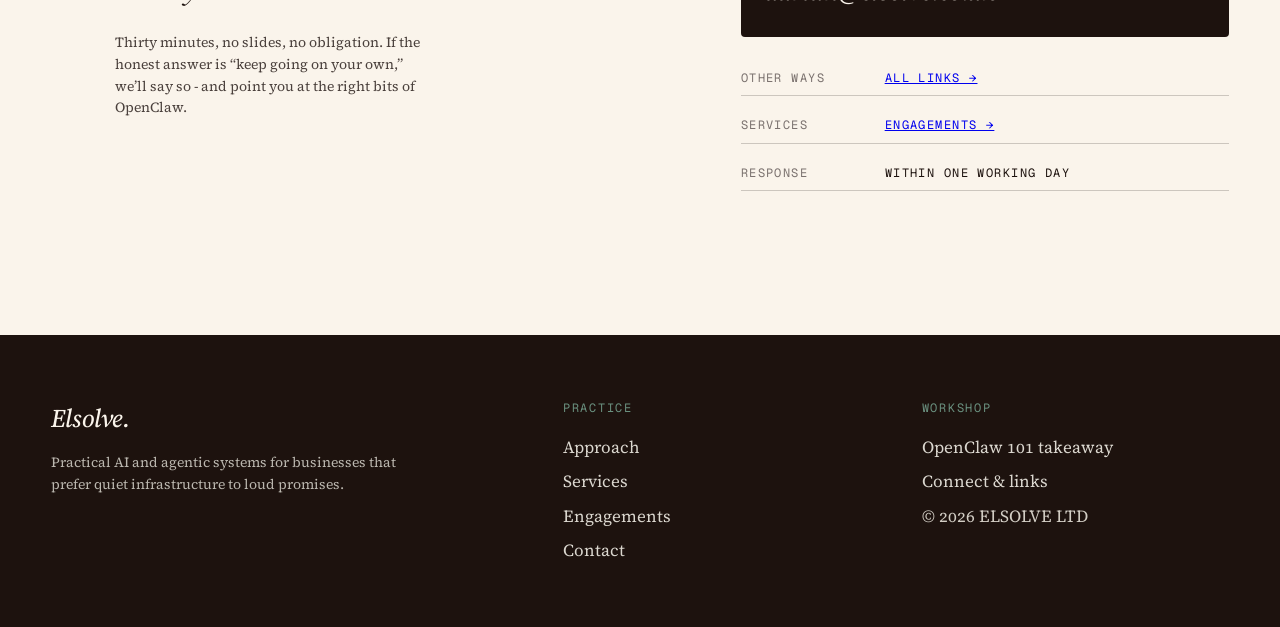
<file: takeaway/index.html>
<!doctype html>
<html lang="en-GB">
<head>
<meta charset="utf-8">
<meta name="viewport" content="width=device-width, initial-scale=1">
<title>OpenClaw 101 - Workshop Takeaway · ELSOLVE</title>
<meta name="description" content="Everything you need to keep your OpenClaw agent running after the workshop - plus where to take it next.">
<meta name="theme-color" content="#f3ecdd">
<meta property="og:title" content="OpenClaw 101 - Workshop Takeaway · ELSOLVE">
<meta property="og:description" content="Maintenance basics, upgrade paths, and next steps for OpenClaw 101 attendees.">
<meta property="og:type" content="article">
<meta property="og:url" content="https://elsolve.co.uk/takeaway">
<meta property="og:image" content="/og.svg">
<meta name="twitter:card" content="summary_large_image">
<meta name="robots" content="index, follow">
<link rel="canonical" href="https://elsolve.co.uk/takeaway">
<link rel="icon" type="image/svg+xml" href="/favicon.svg">
<link rel="preconnect" href="https://fonts.googleapis.com">
<link rel="preconnect" href="https://fonts.gstatic.com" crossorigin>
<link href="https://fonts.googleapis.com/css2?family=Source+Serif+4:ital,opsz,wght@0,8..60,300..700;1,8..60,300..600&family=Geist+Mono:wght@400;500&display=swap" rel="stylesheet">
<link rel="stylesheet" href="/styles.css">
</head>
<body>
<a class="skip" href="#main">Skip to content</a>

<header class="top">
  <div class="pad top-inner">
    <a href="/" class="wordmark" aria-label="ELSOLVE">
      <span class="wordmark-E" aria-hidden="true">E</span><span class="wordmark-rest">lsolve</span>
      <span class="wordmark-dot" aria-hidden="true">.</span>
    </a>
    <nav class="nav" aria-label="Primary">
      <a href="/#approach">Approach</a>
      <a href="/#services">Services</a>
      <a href="/links">Links</a>
      <a href="/#contact">Contact</a>
    </nav>
    <a href="/#contact" class="top-cta"><span class="cta-long">Start a conversation</span><span class="cta-short">Contact</span><span aria-hidden="true">&#8599;</span></a>
  </div>
</header>

<main id="main">

<section class="hero pad" aria-labelledby="hero-h">
  <div class="eyebrow">
    <span class="eye-mark">&sect;&nbsp;00</span>
    <span class="eye-label">OpenClaw 101 &middot; Workshop takeaway</span>
    <span class="eye-loc">For attendees &middot; 2026-04-30</span>
  </div>
  <h1 id="hero-h" class="display">
    <span class="d-line">You built an agent.</span>
    <span class="d-line"><em>Here&rsquo;s how</em> to keep it</span>
    <span class="d-line">running - and make it&nbsp;better.</span>
  </h1>
  <div class="hero-foot">
    <p class="lede">
      A short, honest follow-up for everyone who spent the afternoon with us building their first
      OpenClaw agent. The basics to keep it healthy, the upgrade paths worth considering, and the
      line we draw between what you can ship yourself and what genuinely benefits from a second pair
      of hands.
    </p>
    <div class="hero-meta">
      <div class="meta-row"><span>Workshop</span><span>OpenClaw 101</span></div>
      <div class="meta-row"><span>Date</span><span>30 April 2026</span></div>
      <div class="meta-row"><span>Level</span><span>Intro &rarr; operator</span></div>
      <div class="meta-row"><span>Read time</span><span>~6 minutes</span></div>
    </div>
  </div>
</section>

<hr class="rule">

<section class="manifesto pad" aria-labelledby="recap-h">
  <header class="sec-head" data-reveal>
    <span class="sec-num">&sect;&nbsp;01</span>
    <h2 id="recap-h" class="sec-h">What you took home.</h2>
  </header>
  <div class="beliefs" data-reveal-stagger>
    <article class="belief">
      <span class="b-num">i</span>
      <p>
        A working OpenClaw agent with a tool, a session, and a workflow you chose -
        not a toy. It already does one useful thing for your business.
      </p>
    </article>
    <article class="belief">
      <span class="b-num">ii</span>
      <p>
        The <em>execution loop</em>: trigger &rarr; context &rarr; plan &rarr; act &rarr; verify.
        Everything you add later slots into that shape.
      </p>
    </article>
    <article class="belief">
      <span class="b-num">iii</span>
      <p>
        The security posture - token auth, private binding, fail-closed defaults -
        so your agent runs quietly and doesn&rsquo;t become a liability.
      </p>
    </article>
    <article class="belief">
      <span class="b-num">iv</span>
      <p>
        A calibration for <em>when to automate</em>. Most of the value sits in a small number of
        workflows; the rest is noise. Keep the bar high.
      </p>
    </article>
  </div>
</section>

<hr class="rule">

<section class="approach pad" aria-labelledby="operate-h">
  <header class="sec-head" data-reveal>
    <span class="sec-num">&sect;&nbsp;02</span>
    <h2 id="operate-h" class="sec-h">Operate it.</h2>
  </header>

  <div class="phases" data-reveal-stagger>
    <article class="phase">
      <div class="p-head">
        <span class="p-num">01</span>
        <h3>Check in weekly</h3>
      </div>
      <p>
        Open the session log, skim the last runs, confirm the trigger fired when it should.
        Ten minutes is enough. Regressions are usually obvious.
      </p>
    </article>

    <article class="phase">
      <div class="p-head">
        <span class="p-num">02</span>
        <h3>Keep tools tidy</h3>
      </div>
      <p>
        Update OpenClaw and your tool bindings on the cadence you&rsquo;re comfortable with.
        Pin model versions; change them deliberately, not accidentally.
      </p>
    </article>

    <article class="phase">
      <div class="p-head">
        <span class="p-num">03</span>
        <h3>Rotate tokens</h3>
      </div>
      <p>
        Every quarter, rotate the auth tokens your agent uses. Revoke anything you don&rsquo;t
        recognise. Keep the blast radius small and your paper trail clean.
      </p>
    </article>

    <article class="phase">
      <div class="p-head">
        <span class="p-num">04</span>
        <h3>Watch one metric</h3>
      </div>
      <p>
        Pick one number the agent should move - time saved, replies sent, briefs produced -
        and track it. If the number stops moving, the agent stopped earning its keep.
      </p>
    </article>
  </div>

  <aside class="pull" data-reveal>
    <p>
      Maintenance is not a project. It&rsquo;s a twenty-minute habit that keeps a useful
      system from quietly becoming a broken one.
    </p>
    <p class="pull-attrib">The operator&rsquo;s rule, in one sentence.</p>
  </aside>
</section>

<hr class="rule">

<section class="services pad" aria-labelledby="upgrade-h">
  <header class="sec-head" data-reveal>
    <span class="sec-num">&sect;&nbsp;03</span>
    <h2 id="upgrade-h" class="sec-h">Where to take it next.</h2>
  </header>

  <ol class="service-list" role="list" data-reveal-stagger>
    <li class="svc">
      <div class="svc-num">01</div>
      <div class="svc-body">
        <h3 class="svc-title">Add a second workflow</h3>
        <p class="svc-copy">
          The first agent paid for itself. The second one compounds. Pick a different shape of
          work - research, drafting, monitoring, reconciliation - so the two cover
          different failure modes and different hours of your week.
        </p>
        <ul class="svc-tags" role="list">
          <li>Workflow design</li>
          <li>Trigger &amp; metric</li>
          <li>Ship in a week</li>
        </ul>
      </div>
    </li>

    <li class="svc">
      <div class="svc-num">02</div>
      <div class="svc-body">
        <h3 class="svc-title">Wire in your real tools</h3>
        <p class="svc-copy">
          Gmail, Notion, CRM, calendar, file drops - the places your work already lives.
          The workshop gave you the pattern; production adoption is mostly auth, scopes, and
          sensible failure handling.
        </p>
        <ul class="svc-tags" role="list">
          <li>OAuth &amp; scopes</li>
          <li>Rate limits</li>
          <li>Retries &amp; idempotency</li>
        </ul>
      </div>
    </li>

    <li class="svc">
      <div class="svc-num">03</div>
      <div class="svc-body">
        <h3 class="svc-title">Go multi-agent</h3>
        <p class="svc-copy">
          A planner, a researcher, a writer - each with a narrow job, coordinated. The
          upgrade from single-agent automation to a small operating spine is where most of the
          leverage actually lives, and where most DIY projects wobble.
        </p>
        <ul class="svc-tags" role="list">
          <li>Role decomposition</li>
          <li>Shared memory</li>
          <li>Handoff contracts</li>
        </ul>
      </div>
    </li>

    <li class="svc">
      <div class="svc-num">04</div>
      <div class="svc-body">
        <h3 class="svc-title">Host it properly</h3>
        <p class="svc-copy">
          Private VPS, hardened server, private networking, monitored backups. If the agent is
          now load-bearing for the business, it deserves the infrastructure equivalent of a
          locked office door rather than a laptop under the desk.
        </p>
        <ul class="svc-tags" role="list">
          <li>Private VPS</li>
          <li>Tailscale</li>
          <li>Managed backups</li>
        </ul>
      </div>
    </li>
  </ol>

  <p class="svc-foot">
    Some of these you can ship yourself with the workshop material and a weekend. Others are
    genuinely worth a conversation - the hours and trade-offs usually tell you which is which.
  </p>
</section>

<hr class="rule">

<section class="who pad" aria-labelledby="help-h">
  <header class="sec-head" data-reveal>
    <span class="sec-num">&sect;&nbsp;04</span>
    <h2 id="help-h" class="sec-h">DIY, or bring us in.</h2>
  </header>

  <div class="who-grid" data-reveal>
    <div class="who-copy">
      <p>
        The workshop is deliberately enough to let a confident builder keep going on their own.
        Most attendees do, and it&rsquo;s a good outcome. We&rsquo;d rather you ship one small,
        useful thing than buy consulting you don&rsquo;t need.
      </p>
      <p>
        Where ELSOLVE earns its keep is later - when the agent becomes load-bearing, when
        you want a small suite instead of a single tool, or when you&rsquo;d like the whole thing
        designed, built, and handed back in a shape that keeps working after we&rsquo;ve gone.
        A thirty-minute conversation is usually enough to know which side of the line you&rsquo;re on.
      </p>
    </div>
    <aside class="who-list" aria-label="Signals that a conversation is worth it">
      <dl>
        <dt>The agent is load-bearing</dt>
        <dd>If it going down would hurt your week, it deserves the right infrastructure.</dd>
        <dt>You want more than one</dt>
        <dd>Multi-agent is where DIY usually starts to cost more than it saves.</dd>
        <dt>Your data is sensitive</dt>
        <dd>Private hosting, hardened access, real boundaries - worth getting right first time.</dd>
        <dt>You&rsquo;d rather buy the system</dt>
        <dd>Some operators want the whole thing designed and built. That&rsquo;s a fair trade.</dd>
      </dl>
    </aside>
  </div>
</section>

<hr class="rule">

<section class="contact pad" id="contact" aria-labelledby="contact-h">
  <header class="sec-head" data-reveal>
    <span class="sec-num">&sect;&nbsp;05</span>
    <h2 id="contact-h" class="sec-h">Take the next step.</h2>
  </header>

  <div class="contact-grid" data-reveal>
    <div class="contact-copy">
      <p class="contact-lede">
        Tell us what you built, and what you want it to do next.
      </p>
      <p class="contact-hint">
        Thirty minutes, no slides, no obligation. If the honest answer is
        &ldquo;keep going on your own,&rdquo; we&rsquo;ll say so - and point you at the right bits of OpenClaw.
      </p>
    </div>

    <div class="contact-actions">
      <a class="btn-ink" href="mailto:adrian@elsolve.co.uk?subject=OpenClaw%20101%20%E2%80%94%20follow-up">
        <span class="btn-label">Email Adrian</span>
        <span class="btn-addr">adrian@elsolve.co.uk</span>
        <span class="btn-arrow" aria-hidden="true">&#8599;</span>
      </a>
      <ul class="contact-meta" role="list">
        <li><span>Other ways</span><span><a href="/links">All links &rarr;</a></span></li>
        <li><span>Services</span><span><a href="/#services">Engagements &rarr;</a></span></li>
        <li><span>Response</span><span>Within one working&nbsp;day</span></li>
      </ul>
    </div>
  </div>
</section>

</main>

<footer class="foot">
  <div class="pad foot-inner">
    <div class="foot-col foot-brand">
      <span class="foot-mark">Elsolve.</span>
      <p>Practical AI and agentic systems for businesses that prefer quiet infrastructure to loud promises.</p>
    </div>

    <div class="foot-col">
      <span class="foot-label">Practice</span>
      <ul role="list">
        <li><a href="/#approach">Approach</a></li>
        <li><a href="/#services">Services</a></li>
        <li><a href="/#engagements">Engagements</a></li>
        <li><a href="/#contact">Contact</a></li>
      </ul>
    </div>

    <div class="foot-col">
      <span class="foot-label">Workshop</span>
      <ul role="list">
        <li><a href="/takeaway">OpenClaw 101 takeaway</a></li>
        <li><a href="/links">Connect &amp; links</a></li>
        <li>&copy; <span id="year">2026</span> ELSOLVE LTD</li>
      </ul>
    </div>
  </div>
</footer>

<script src="/script.js" defer></script>
</body>
</html>
</file>
<file: styles.css>
/* ============================================================
   ELSOLVE - Editorial consultancy site
   Typography: Source Serif 4 (display + body), Geist Mono (labels)
   Palette: warm paper, deep ink, verdigris accent (OKLCH)
   ============================================================ */

:root {
  color-scheme: light;

  /* ── Palette (OKLCH, neutrals tinted toward the warm paper hue) ── */
  --paper:         oklch(0.970 0.014 82);   /* page background, warm cream */
  --paper-2:       oklch(0.948 0.016 80);   /* alternate panels */
  --paper-deep:    oklch(0.912 0.018 78);   /* deeper tint for cards / hover */
  --ink:           oklch(0.195 0.020 42);   /* primary type */
  --ink-2:         oklch(0.380 0.016 42);   /* secondary */
  --ink-3:         oklch(0.560 0.012 42);   /* tertiary / captions */
  --rule:          oklch(0.830 0.013 78);   /* hairline borders */
  --rule-strong:   oklch(0.700 0.013 78);   /* heavier rules (rare) */
  --accent:        oklch(0.430 0.090 160);  /* verdigris */
  --accent-ink:    oklch(0.320 0.075 163);  /* on-paper accent text */
  --accent-soft:   oklch(0.910 0.040 163);  /* light accent tint */
  --selection-bg:  oklch(0.870 0.050 163);

  /* ── Type ── */
  --ff-serif:  "Source Serif 4", "Source Serif Pro", "Iowan Old Style",
               "Hoefler Text", "Baskerville", Georgia, "Times New Roman", serif;
  --ff-mono:   "Geist Mono", ui-monospace, "SF Mono", "JetBrains Mono",
               "Menlo", monospace;

  /* Fluid display scale for marketing headings */
  --fs-display:  clamp(2.6rem, 1.6rem + 4.4vw, 5.6rem);
  --fs-section:  clamp(1.85rem, 1.3rem + 2.2vw, 3rem);
  --fs-h3:       clamp(1.15rem, 1.05rem + 0.35vw, 1.35rem);
  --fs-pull:     clamp(1.35rem, 1.1rem + 1.1vw, 2.05rem);
  --fs-lede:     clamp(1.05rem, 0.98rem + 0.35vw, 1.2rem);
  --fs-body:     1.0625rem;
  --fs-small:    0.875rem;
  --fs-micro:    0.75rem;

  /* ── 4pt scale ── */
  --space-1:  4px;
  --space-2:  8px;
  --space-3:  12px;
  --space-4:  16px;
  --space-5:  24px;
  --space-6:  32px;
  --space-7:  48px;
  --space-8:  64px;
  --space-9:  96px;
  --space-10: 128px;

  /* ── Measure ── */
  --page-max:    1240px;
  --prose-max:   64ch;
  --side-pad:    clamp(1.25rem, 2.4vw, 2.5rem);
}

/* ── Reset ── */
*, *::before, *::after { box-sizing: border-box; }
html, body { margin: 0; padding: 0; }
img, svg { display: block; max-width: 100%; }
button { font: inherit; color: inherit; cursor: pointer; }
ul, ol, dl { margin: 0; padding: 0; list-style: none; }

::selection { background: var(--selection-bg); color: var(--ink); }

html {
  font-size: 100%;
  scroll-behavior: smooth;
  /* subtle paper grain via two low-alpha noise layers, CSS-only */
  background: var(--paper);
}

body {
  font-family: var(--ff-serif);
  font-size: var(--fs-body);
  line-height: 1.55;
  color: var(--ink);
  background:
    radial-gradient(1200px 800px at 82% -12%, oklch(0.96 0.03 163 / 0.35), transparent 60%),
    radial-gradient(900px 700px at -8% 10%, oklch(0.965 0.02 82 / 0.6), transparent 60%),
    var(--paper);
  font-feature-settings: "kern", "liga", "onum" 1, "ss01";
  text-rendering: optimizeLegibility;
  -webkit-font-smoothing: antialiased;
  -moz-osx-font-smoothing: grayscale;
  overflow-x: hidden;
}

/* Skip link */
.skip {
  position: absolute;
  left: -9999px;
  top: 0;
  background: var(--ink);
  color: var(--paper);
  padding: var(--space-3) var(--space-4);
  border-radius: 2px;
  z-index: 200;
}
.skip:focus { left: var(--space-4); top: var(--space-4); }

/* ── Shared layout helpers ── */
.pad {
  width: 100%;
  max-width: var(--page-max);
  margin-inline: auto;
  padding-inline: var(--side-pad);
}

.rule {
  border: 0;
  height: 1px;
  background: var(--rule);
  width: calc(100% - (var(--side-pad) * 2));
  max-width: var(--page-max);
  margin: 0 auto;
}

/* ══════════════════════════════════════════════════════════════
   TOP BAR
   ══════════════════════════════════════════════════════════════ */
.top {
  position: sticky;
  top: 0;
  z-index: 50;
  backdrop-filter: saturate(160%) blur(10px);
  -webkit-backdrop-filter: saturate(160%) blur(10px);
  background: oklch(0.970 0.014 82 / 0.82);
  border-bottom: 1px solid transparent;
  transition: border-color 220ms ease, background 220ms ease;
}
.top.is-scrolled {
  border-bottom-color: var(--rule);
}

.top-inner {
  display: grid;
  grid-template-columns: auto 1fr auto;
  align-items: center;
  gap: var(--space-6);
  padding-block: var(--space-4);
}

.wordmark {
  display: inline-flex;
  align-items: baseline;
  gap: 1px;
  font-family: var(--ff-serif);
  font-style: italic;
  font-weight: 500;
  font-size: 1.4rem;
  letter-spacing: -0.01em;
  color: var(--ink);
  text-decoration: none;
  line-height: 1;
}
.wordmark-E {
  font-style: normal;
  font-weight: 600;
  letter-spacing: 0.01em;
}
.wordmark-dot { color: var(--accent-ink); }
.wordmark:hover { color: var(--accent-ink); }

.nav {
  justify-self: center;
  display: flex;
  gap: clamp(var(--space-4), 2.2vw, var(--space-6));
}
.nav a {
  font-family: var(--ff-mono);
  font-size: var(--fs-micro);
  text-transform: uppercase;
  letter-spacing: 0.11em;
  color: var(--ink-2);
  text-decoration: none;
  padding: var(--space-2) 0;
  position: relative;
  transition: color 180ms ease;
}
.nav a::after {
  content: "";
  position: absolute;
  left: 0; right: 0; bottom: 2px;
  height: 1px;
  background: currentColor;
  transform: scaleX(0);
  transform-origin: left;
  transition: transform 240ms cubic-bezier(.2,.7,.2,1);
}
.nav a:hover { color: var(--ink); }
.nav a:hover::after { transform: scaleX(1); }

.top-cta {
  font-family: var(--ff-mono);
  font-size: var(--fs-micro);
  text-transform: uppercase;
  letter-spacing: 0.11em;
  color: var(--ink);
  text-decoration: none;
  padding: var(--space-2) var(--space-4);
  border: 1px solid var(--rule);
  border-radius: 999px;
  background: transparent;
  white-space: nowrap;
  transition: border-color 180ms ease, background 180ms ease, color 180ms ease;
  display: inline-flex;
  align-items: center;
  gap: var(--space-2);
}
.top-cta span[aria-hidden] {
  font-family: var(--ff-serif);
  font-size: 0.95rem;
  line-height: 0;
}
.top-cta:hover {
  background: var(--ink);
  border-color: var(--ink);
  color: var(--paper);
}

@media (max-width: 760px) {
  .nav { display: none; }
  .top-inner { grid-template-columns: auto 1fr; gap: var(--space-4); }
  .top-cta { justify-self: end; padding: var(--space-2) var(--space-3); }
}
@media (max-width: 480px) {
  .top-cta .cta-long { display: none; }
  .top-cta .cta-short { display: inline; }
}
@media (min-width: 481px) {
  .top-cta .cta-short { display: none; }
}

/* ══════════════════════════════════════════════════════════════
   HERO
   ══════════════════════════════════════════════════════════════ */
.hero {
  padding-top: clamp(var(--space-7), 7vw, var(--space-9));
  padding-bottom: clamp(var(--space-8), 9vw, var(--space-10));
}

.eyebrow {
  display: flex;
  flex-wrap: wrap;
  align-items: center;
  gap: clamp(var(--space-3), 1.4vw, var(--space-5));
  font-family: var(--ff-mono);
  font-size: var(--fs-micro);
  text-transform: uppercase;
  letter-spacing: 0.14em;
  color: var(--ink-2);
  margin-bottom: clamp(var(--space-6), 4vw, var(--space-7));
}
.eye-mark {
  color: var(--accent-ink);
  font-weight: 500;
}
.eye-label { color: var(--ink); }
.eye-loc {
  margin-left: auto;
  color: var(--ink-3);
  font-variant-numeric: tabular-nums;
}
@media (max-width: 720px) {
  .eye-loc { margin-left: 0; width: 100%; }
}

.display {
  font-family: var(--ff-serif);
  font-weight: 400;
  font-size: var(--fs-display);
  line-height: 1.02;
  letter-spacing: -0.025em;
  margin: 0;
  color: var(--ink);
  max-width: 18ch;
  font-optical-sizing: auto;
}
.display em {
  font-style: italic;
  font-weight: 400;
  color: var(--accent-ink);
}
.d-line { display: block; }

.hero-foot {
  margin-top: clamp(var(--space-7), 6vw, var(--space-9));
  display: grid;
  grid-template-columns: minmax(0, 1.6fr) minmax(0, 1fr);
  gap: clamp(var(--space-6), 6vw, var(--space-9));
  align-items: start;
}
.lede {
  font-family: var(--ff-serif);
  font-size: var(--fs-lede);
  line-height: 1.5;
  color: var(--ink-2);
  max-width: 48ch;
  margin: 0;
  font-feature-settings: "kern", "liga";
}
.hero-meta {
  border-top: 1px solid var(--rule);
  padding-top: var(--space-4);
  display: grid;
  gap: var(--space-3);
}
.meta-row {
  display: grid;
  grid-template-columns: 9rem 1fr;
  font-family: var(--ff-mono);
  font-size: var(--fs-micro);
  text-transform: uppercase;
  letter-spacing: 0.11em;
  align-items: baseline;
}
.meta-row > span:first-child { color: var(--ink-3); }
.meta-row > span:last-child { color: var(--ink); font-feature-settings: "tnum" 1; }

@media (max-width: 860px) {
  .hero-foot { grid-template-columns: 1fr; }
  .meta-row { grid-template-columns: 7rem 1fr; }
}

/* ══════════════════════════════════════════════════════════════
   SECTION HEADERS (shared)
   ══════════════════════════════════════════════════════════════ */
.sec-head {
  display: grid;
  grid-template-columns: 4.5rem 1fr;
  gap: clamp(var(--space-4), 3vw, var(--space-7));
  align-items: baseline;
  padding-block: clamp(var(--space-7), 8vw, var(--space-9)) var(--space-6);
}
.sec-num {
  font-family: var(--ff-mono);
  font-size: var(--fs-micro);
  text-transform: uppercase;
  letter-spacing: 0.14em;
  color: var(--accent-ink);
  padding-top: 0.8em;
  font-feature-settings: "tnum" 1;
}
.sec-h {
  font-family: var(--ff-serif);
  font-weight: 400;
  font-style: italic;
  font-size: var(--fs-section);
  letter-spacing: -0.02em;
  line-height: 1.05;
  margin: 0;
  color: var(--ink);
}
@media (max-width: 720px) {
  .sec-head { grid-template-columns: 1fr; gap: var(--space-3); }
  .sec-num { padding-top: 0; }
}

/* ══════════════════════════════════════════════════════════════
   MANIFESTO
   ══════════════════════════════════════════════════════════════ */
.manifesto {
  padding-bottom: clamp(var(--space-7), 8vw, var(--space-9));
}
.beliefs {
  display: grid;
  grid-template-columns: repeat(2, minmax(0, 1fr));
  column-gap: clamp(var(--space-5), 4vw, var(--space-8));
  row-gap: clamp(var(--space-6), 5vw, var(--space-8));
  padding-inline-start: clamp(0px, 5vw, calc(4.5rem + var(--space-7)));
}
.belief {
  display: grid;
  grid-template-columns: 2.2rem 1fr;
  gap: var(--space-4);
}
.b-num {
  font-family: var(--ff-serif);
  font-style: italic;
  font-weight: 400;
  font-size: 1.2rem;
  color: var(--accent-ink);
  line-height: 1.3;
  padding-top: 0.1em;
}
.belief p {
  margin: 0;
  font-size: clamp(1.05rem, 0.97rem + 0.45vw, 1.25rem);
  line-height: 1.45;
  color: var(--ink);
  max-width: 38ch;
}
.belief p em {
  font-style: italic;
  color: var(--accent-ink);
}
@media (max-width: 820px) {
  .beliefs { grid-template-columns: 1fr; padding-inline-start: 0; }
}

/* ══════════════════════════════════════════════════════════════
   APPROACH (phases)
   ══════════════════════════════════════════════════════════════ */
.approach {
  padding-bottom: clamp(var(--space-7), 8vw, var(--space-9));
}
.phases {
  display: grid;
  grid-template-columns: repeat(4, minmax(0, 1fr));
  gap: 0;
  padding-inline-start: clamp(0px, 5vw, calc(4.5rem + var(--space-7)));
  border-top: 1px solid var(--rule);
}
.phase {
  padding: var(--space-6) var(--space-5) var(--space-7) 0;
  border-right: 1px solid var(--rule);
  min-height: 180px;
}
.phase:last-child { border-right: 0; }
.phase:first-child { padding-left: 0; }
.phase:not(:first-child) { padding-left: var(--space-5); }

.p-head {
  display: flex;
  align-items: baseline;
  gap: var(--space-3);
  margin-bottom: var(--space-3);
}
.p-num {
  font-family: var(--ff-mono);
  font-size: var(--fs-micro);
  color: var(--ink-3);
  letter-spacing: 0.08em;
  font-feature-settings: "tnum" 1;
}
.phase h3 {
  font-family: var(--ff-serif);
  font-weight: 500;
  font-size: var(--fs-h3);
  margin: 0;
  letter-spacing: -0.01em;
  color: var(--ink);
}
.phase p {
  font-size: var(--fs-small);
  line-height: 1.55;
  color: var(--ink-2);
  margin: 0;
  max-width: 32ch;
}

@media (max-width: 980px) {
  .phases { grid-template-columns: repeat(2, 1fr); }
  .phase:nth-child(2) { border-right: 0; }
  .phase:nth-child(-n+2) { border-bottom: 1px solid var(--rule); }
  .phase:nth-child(3) { padding-left: 0; }
}
@media (max-width: 560px) {
  .phases { grid-template-columns: 1fr; }
  .phase { border-right: 0; padding-left: 0 !important; }
  .phase:not(:last-child) { border-bottom: 1px solid var(--rule); }
}

/* Pull-quote */
.pull {
  margin: clamp(var(--space-8), 9vw, var(--space-10)) 0 0;
  padding-inline-start: clamp(0px, 5vw, calc(4.5rem + var(--space-7)));
  max-width: 52rem;
}
.pull p {
  font-family: var(--ff-serif);
  font-style: italic;
  font-weight: 300;
  font-size: var(--fs-pull);
  line-height: 1.32;
  letter-spacing: -0.015em;
  color: var(--ink);
  margin: 0;
  text-wrap: balance;
}
.pull-attrib {
  margin: var(--space-5) 0 0;
  font-family: var(--ff-mono);
  font-style: normal;
  font-weight: 400;
  font-size: var(--fs-micro);
  line-height: 1.5;
  text-transform: uppercase;
  letter-spacing: 0.14em;
  color: var(--ink-3);
}

/* ══════════════════════════════════════════════════════════════
   SERVICES
   ══════════════════════════════════════════════════════════════ */
.services {
  padding-bottom: clamp(var(--space-7), 8vw, var(--space-9));
}
.service-list {
  display: grid;
  gap: 0;
  border-top: 1px solid var(--rule);
}
.svc {
  display: grid;
  grid-template-columns: 4.5rem minmax(0, 1fr);
  gap: clamp(var(--space-4), 3vw, var(--space-7));
  padding: clamp(var(--space-6), 4vw, var(--space-7)) 0;
  border-bottom: 1px solid var(--rule);
  align-items: start;
  transition: background 220ms ease;
}
.svc:hover {
  background: linear-gradient(180deg, transparent 0%, oklch(0.96 0.012 80 / 0.45) 100%);
}
.svc-num {
  font-family: var(--ff-mono);
  font-size: var(--fs-micro);
  text-transform: uppercase;
  letter-spacing: 0.14em;
  color: var(--accent-ink);
  padding-top: 0.55em;
  font-feature-settings: "tnum" 1;
}
.svc-title {
  font-family: var(--ff-serif);
  font-weight: 500;
  font-size: clamp(1.35rem, 1.1rem + 0.8vw, 1.8rem);
  line-height: 1.15;
  letter-spacing: -0.017em;
  margin: 0 0 var(--space-3);
  color: var(--ink);
}
.svc-copy {
  font-family: var(--ff-serif);
  font-size: var(--fs-body);
  line-height: 1.55;
  color: var(--ink-2);
  margin: 0 0 var(--space-4);
  max-width: 54ch;
}
.svc-tags {
  display: flex;
  flex-wrap: wrap;
  gap: var(--space-2) var(--space-3);
}
.svc-tags li {
  font-family: var(--ff-mono);
  font-size: var(--fs-micro);
  text-transform: uppercase;
  letter-spacing: 0.12em;
  color: var(--ink-3);
  padding: 0.35em 0.7em 0.3em;
  background: var(--paper-2);
  border-radius: 999px;
}
@media (max-width: 820px) {
  .svc { grid-template-columns: 2.5rem 1fr; }
}

.svc-foot {
  font-family: var(--ff-mono);
  font-size: var(--fs-micro);
  text-transform: uppercase;
  letter-spacing: 0.12em;
  color: var(--ink-3);
  margin-top: var(--space-6);
  padding-left: clamp(0px, 5vw, calc(4.5rem + var(--space-7)));
  max-width: 56ch;
}

/* ══════════════════════════════════════════════════════════════
   WHO WE WORK WITH
   ══════════════════════════════════════════════════════════════ */
.who {
  padding-bottom: clamp(var(--space-7), 8vw, var(--space-9));
}
.who-grid {
  display: grid;
  grid-template-columns: minmax(0, 1.5fr) minmax(0, 1fr);
  gap: clamp(var(--space-6), 5vw, var(--space-8));
  padding-left: clamp(0px, 5vw, calc(4.5rem + var(--space-7)));
  align-items: start;
}
.who-copy p {
  font-size: var(--fs-lede);
  line-height: 1.55;
  color: var(--ink);
  margin: 0;
  max-width: 54ch;
}
.who-copy p + p {
  margin-top: var(--space-4);
  color: var(--ink-2);
  font-size: var(--fs-body);
}
.who-list {
  background: var(--paper-2);
  padding: var(--space-6) var(--space-5);
  border-radius: 4px;
}
.who-list dl {
  display: grid;
  gap: var(--space-4);
}
.who-list dt {
  font-family: var(--ff-mono);
  font-size: var(--fs-micro);
  text-transform: uppercase;
  letter-spacing: 0.12em;
  color: var(--accent-ink);
  margin-bottom: var(--space-1);
}
.who-list dd {
  font-family: var(--ff-serif);
  font-size: var(--fs-small);
  line-height: 1.5;
  color: var(--ink-2);
  margin: 0;
}
@media (max-width: 820px) {
  .who-grid { grid-template-columns: 1fr; padding-left: 0; }
}

/* ══════════════════════════════════════════════════════════════
   CONTACT
   ══════════════════════════════════════════════════════════════ */
.contact {
  padding-bottom: clamp(var(--space-7), 8vw, var(--space-9));
}
.contact-grid {
  display: grid;
  grid-template-columns: minmax(0, 1.15fr) minmax(0, 1fr);
  gap: clamp(var(--space-6), 5vw, var(--space-8));
  padding-left: clamp(0px, 5vw, calc(4.5rem + var(--space-7)));
  align-items: start;
}
.contact-lede {
  font-family: var(--ff-serif);
  font-size: var(--fs-pull);
  font-style: italic;
  font-weight: 300;
  line-height: 1.3;
  letter-spacing: -0.015em;
  margin: 0 0 var(--space-5);
  color: var(--ink);
  max-width: 28ch;
  text-wrap: balance;
}
.contact-hint {
  font-size: var(--fs-small);
  color: var(--ink-2);
  margin: 0;
  max-width: 46ch;
}
.contact-actions { display: grid; gap: var(--space-5); }

.btn-ink {
  display: grid;
  grid-template-columns: 1fr auto;
  grid-template-rows: auto auto;
  column-gap: var(--space-4);
  row-gap: 2px;
  padding: var(--space-5) var(--space-5);
  text-decoration: none;
  background: var(--ink);
  color: var(--paper);
  border-radius: 4px;
  transition: background 220ms ease, transform 180ms cubic-bezier(.2,.7,.2,1);
}
.btn-ink:hover { background: var(--accent-ink); transform: translateY(-1px); }
.btn-label {
  font-family: var(--ff-mono);
  font-size: var(--fs-micro);
  text-transform: uppercase;
  letter-spacing: 0.16em;
  color: oklch(0.82 0.02 82);
  grid-column: 1;
}
.btn-addr {
  font-family: var(--ff-serif);
  font-style: italic;
  font-weight: 500;
  font-size: clamp(1.3rem, 1.1rem + 0.8vw, 1.7rem);
  letter-spacing: -0.015em;
  grid-column: 1;
}
.btn-arrow {
  grid-column: 2;
  grid-row: 1 / 3;
  align-self: center;
  font-family: var(--ff-serif);
  font-size: 1.8rem;
  line-height: 1;
  color: oklch(0.82 0.02 82);
  transition: transform 240ms cubic-bezier(.2,.7,.2,1);
}
.btn-ink:hover .btn-arrow { transform: translate(3px, -3px); }

.contact-meta { display: grid; gap: var(--space-3); }
.contact-meta li {
  display: grid;
  grid-template-columns: 9rem 1fr;
  font-family: var(--ff-mono);
  font-size: var(--fs-micro);
  text-transform: uppercase;
  letter-spacing: 0.12em;
  align-items: baseline;
  padding-block: var(--space-2);
  border-bottom: 1px solid var(--rule);
}
.contact-meta li > span:first-child { color: var(--ink-3); }
.contact-meta li > span:last-child { color: var(--ink); }

@media (max-width: 820px) {
  .contact-grid { grid-template-columns: 1fr; padding-left: 0; }
  .contact-meta li { grid-template-columns: 7rem 1fr; }
}

/* ══════════════════════════════════════════════════════════════
   FOOTER
   ══════════════════════════════════════════════════════════════ */
.foot {
  background: var(--ink);
  color: oklch(0.85 0.014 82);
  margin-top: var(--space-7);
}
.foot-inner {
  display: grid;
  grid-template-columns: minmax(0, 1.5fr) minmax(0, 1fr) minmax(0, 1fr);
  gap: clamp(var(--space-6), 4vw, var(--space-8));
  padding-block: clamp(var(--space-7), 6vw, var(--space-8));
}
.foot-brand { max-width: 40ch; }
.foot-mark {
  display: block;
  font-family: var(--ff-serif);
  font-style: italic;
  font-weight: 500;
  font-size: 1.6rem;
  letter-spacing: -0.015em;
  color: var(--paper);
  margin-bottom: var(--space-3);
}
.foot-brand p {
  font-size: var(--fs-small);
  line-height: 1.6;
  color: oklch(0.78 0.012 82);
  margin: 0;
}
.foot-label {
  display: block;
  font-family: var(--ff-mono);
  font-size: var(--fs-micro);
  text-transform: uppercase;
  letter-spacing: 0.14em;
  color: oklch(0.62 0.05 165);
  margin-bottom: var(--space-4);
}
.foot-col ul { display: grid; gap: var(--space-2); }
.foot-col a {
  font-family: var(--ff-serif);
  color: oklch(0.88 0.012 82);
  text-decoration: none;
  font-size: var(--fs-body);
  transition: color 180ms ease;
}
.foot-col a:hover { color: var(--paper); }
.colophon li {
  font-family: var(--ff-mono);
  font-size: var(--fs-micro);
  letter-spacing: 0.05em;
  color: oklch(0.72 0.012 82);
}

@media (max-width: 760px) {
  .foot-inner { grid-template-columns: 1fr; }
}

/* ══════════════════════════════════════════════════════════════
   LINKS HUB (QR-landing page at /links)
   ══════════════════════════════════════════════════════════════ */
.sr-only {
  position: absolute;
  width: 1px;
  height: 1px;
  padding: 0;
  margin: -1px;
  overflow: hidden;
  clip: rect(0, 0, 0, 0);
  white-space: nowrap;
  border: 0;
}

.links-main {
  padding-bottom: clamp(var(--space-8), 10vw, var(--space-10));
}

.links-hero {
  padding-top: clamp(var(--space-7), 7vw, var(--space-9));
  padding-bottom: clamp(var(--space-6), 5vw, var(--space-8));
}
.links-display {
  font-family: var(--ff-serif);
  font-weight: 400;
  font-size: clamp(2.2rem, 1.4rem + 3.4vw, 4.2rem);
  line-height: 1.05;
  letter-spacing: -0.022em;
  margin: 0 0 clamp(var(--space-5), 3vw, var(--space-6));
  color: var(--ink);
  max-width: 20ch;
  font-optical-sizing: auto;
}
.links-display em {
  font-style: italic;
  font-weight: 400;
  color: var(--accent-ink);
}
.links-lede {
  font-family: var(--ff-serif);
  font-size: var(--fs-lede);
  line-height: 1.55;
  color: var(--ink-2);
  max-width: 58ch;
  margin: 0;
}

.link-tiles {
  display: grid;
  grid-template-columns: repeat(2, minmax(0, 1fr));
  gap: clamp(var(--space-3), 1.4vw, var(--space-4));
  margin-top: clamp(var(--space-5), 3vw, var(--space-6));
  padding-left: clamp(0px, 5vw, calc(4.5rem + var(--space-7)));
}
@media (max-width: 720px) {
  .link-tiles { grid-template-columns: 1fr; padding-left: 0; }
}

.link-tile {
  position: relative;
  display: grid;
  grid-template-columns: 1fr auto;
  grid-template-rows: auto auto auto;
  column-gap: var(--space-4);
  row-gap: var(--space-2);
  padding: clamp(var(--space-5), 2.2vw, var(--space-6)) clamp(var(--space-5), 2.4vw, var(--space-6));
  background: var(--paper-2);
  border: 1px solid var(--rule);
  border-radius: 6px;
  text-decoration: none;
  color: var(--ink);
  transition:
    background 220ms ease,
    border-color 220ms ease,
    transform 180ms cubic-bezier(.2,.7,.2,1),
    box-shadow 220ms ease;
}
.link-tile:hover {
  background: var(--paper-deep);
  border-color: var(--rule-strong);
  transform: translateY(-1px);
  box-shadow: 0 6px 24px -12px oklch(0.2 0.02 42 / 0.25);
}
.link-tile:focus-visible {
  outline: 2px solid var(--accent-ink);
  outline-offset: 3px;
}

.tile-label {
  grid-column: 1;
  grid-row: 1;
  font-family: var(--ff-mono);
  font-size: var(--fs-micro);
  text-transform: uppercase;
  letter-spacing: 0.14em;
  color: var(--accent-ink);
}
.tile-title {
  grid-column: 1;
  grid-row: 2;
  font-family: var(--ff-serif);
  font-style: italic;
  font-weight: 500;
  font-size: clamp(1.25rem, 1.05rem + 0.7vw, 1.6rem);
  line-height: 1.2;
  letter-spacing: -0.015em;
  color: var(--ink);
}
.tile-note {
  grid-column: 1;
  grid-row: 3;
  font-family: var(--ff-serif);
  font-size: var(--fs-small);
  line-height: 1.5;
  color: var(--ink-2);
  max-width: 44ch;
}
.tile-arrow {
  grid-column: 2;
  grid-row: 1 / 4;
  align-self: center;
  font-family: var(--ff-serif);
  font-size: 1.6rem;
  line-height: 1;
  color: var(--ink-3);
  transition: transform 240ms cubic-bezier(.2,.7,.2,1), color 180ms ease;
}
.link-tile:hover .tile-arrow {
  color: var(--accent-ink);
  transform: translate(3px, -3px);
}

.link-tile--primary {
  background: var(--ink);
  border-color: var(--ink);
  color: var(--paper);
}
.link-tile--primary .tile-label { color: oklch(0.82 0.02 82); }
.link-tile--primary .tile-title { color: var(--paper); font-style: italic; }
.link-tile--primary .tile-note { color: oklch(0.82 0.02 82); }
.link-tile--primary .tile-arrow { color: oklch(0.82 0.02 82); }
.link-tile--primary:hover {
  background: var(--accent-ink);
  border-color: var(--accent-ink);
}
.link-tile--primary:hover .tile-arrow { color: var(--paper); }

.link-tile--accent {
  background: var(--accent-soft);
  border-color: oklch(0.82 0.06 163);
}
.link-tile--accent .tile-label { color: var(--accent-ink); }
.link-tile--accent:hover {
  background: oklch(0.88 0.05 163);
  border-color: var(--accent-ink);
}

/* ══════════════════════════════════════════════════════════════
   REVEAL ON SCROLL (progressive enhancement)
   ══════════════════════════════════════════════════════════════ */
[data-reveal] {
  opacity: 0;
  transform: translateY(12px);
  transition: opacity 700ms cubic-bezier(.2,.7,.2,1), transform 700ms cubic-bezier(.2,.7,.2,1);
}
[data-reveal].is-in {
  opacity: 1;
  transform: translateY(0);
}
[data-reveal-stagger] > * {
  opacity: 0;
  transform: translateY(10px);
  transition: opacity 600ms cubic-bezier(.2,.7,.2,1), transform 600ms cubic-bezier(.2,.7,.2,1);
  transition-delay: calc(var(--i, 0) * 70ms);
}
[data-reveal-stagger].is-in > * {
  opacity: 1;
  transform: translateY(0);
}

/* Respect reduced motion */
@media (prefers-reduced-motion: reduce) {
  * { animation-duration: 0.001ms !important; animation-iteration-count: 1 !important; transition-duration: 0.001ms !important; scroll-behavior: auto !important; }
  [data-reveal], [data-reveal-stagger] > * { opacity: 1; transform: none; }
}

/* ── Focus visibility ── */
:focus-visible {
  outline: 2px solid var(--accent-ink);
  outline-offset: 3px;
  border-radius: 2px;
}
</file>
